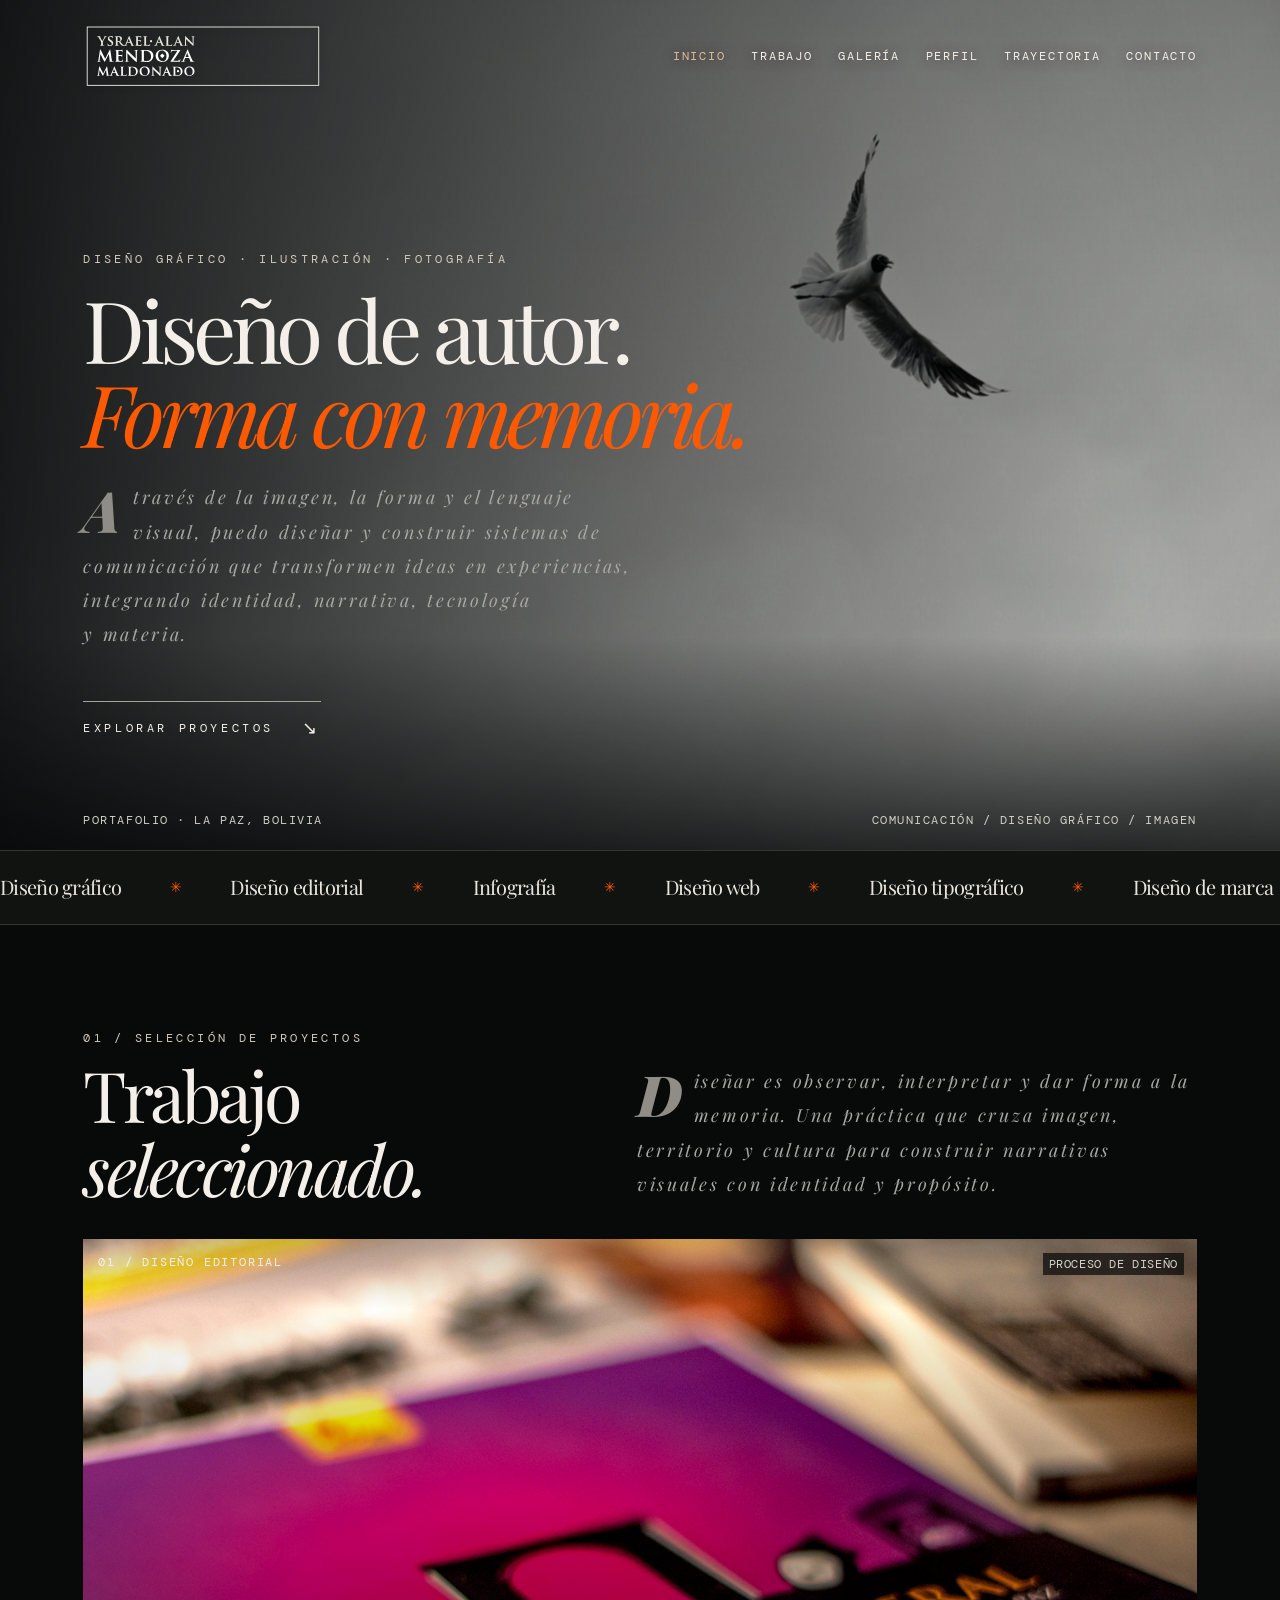
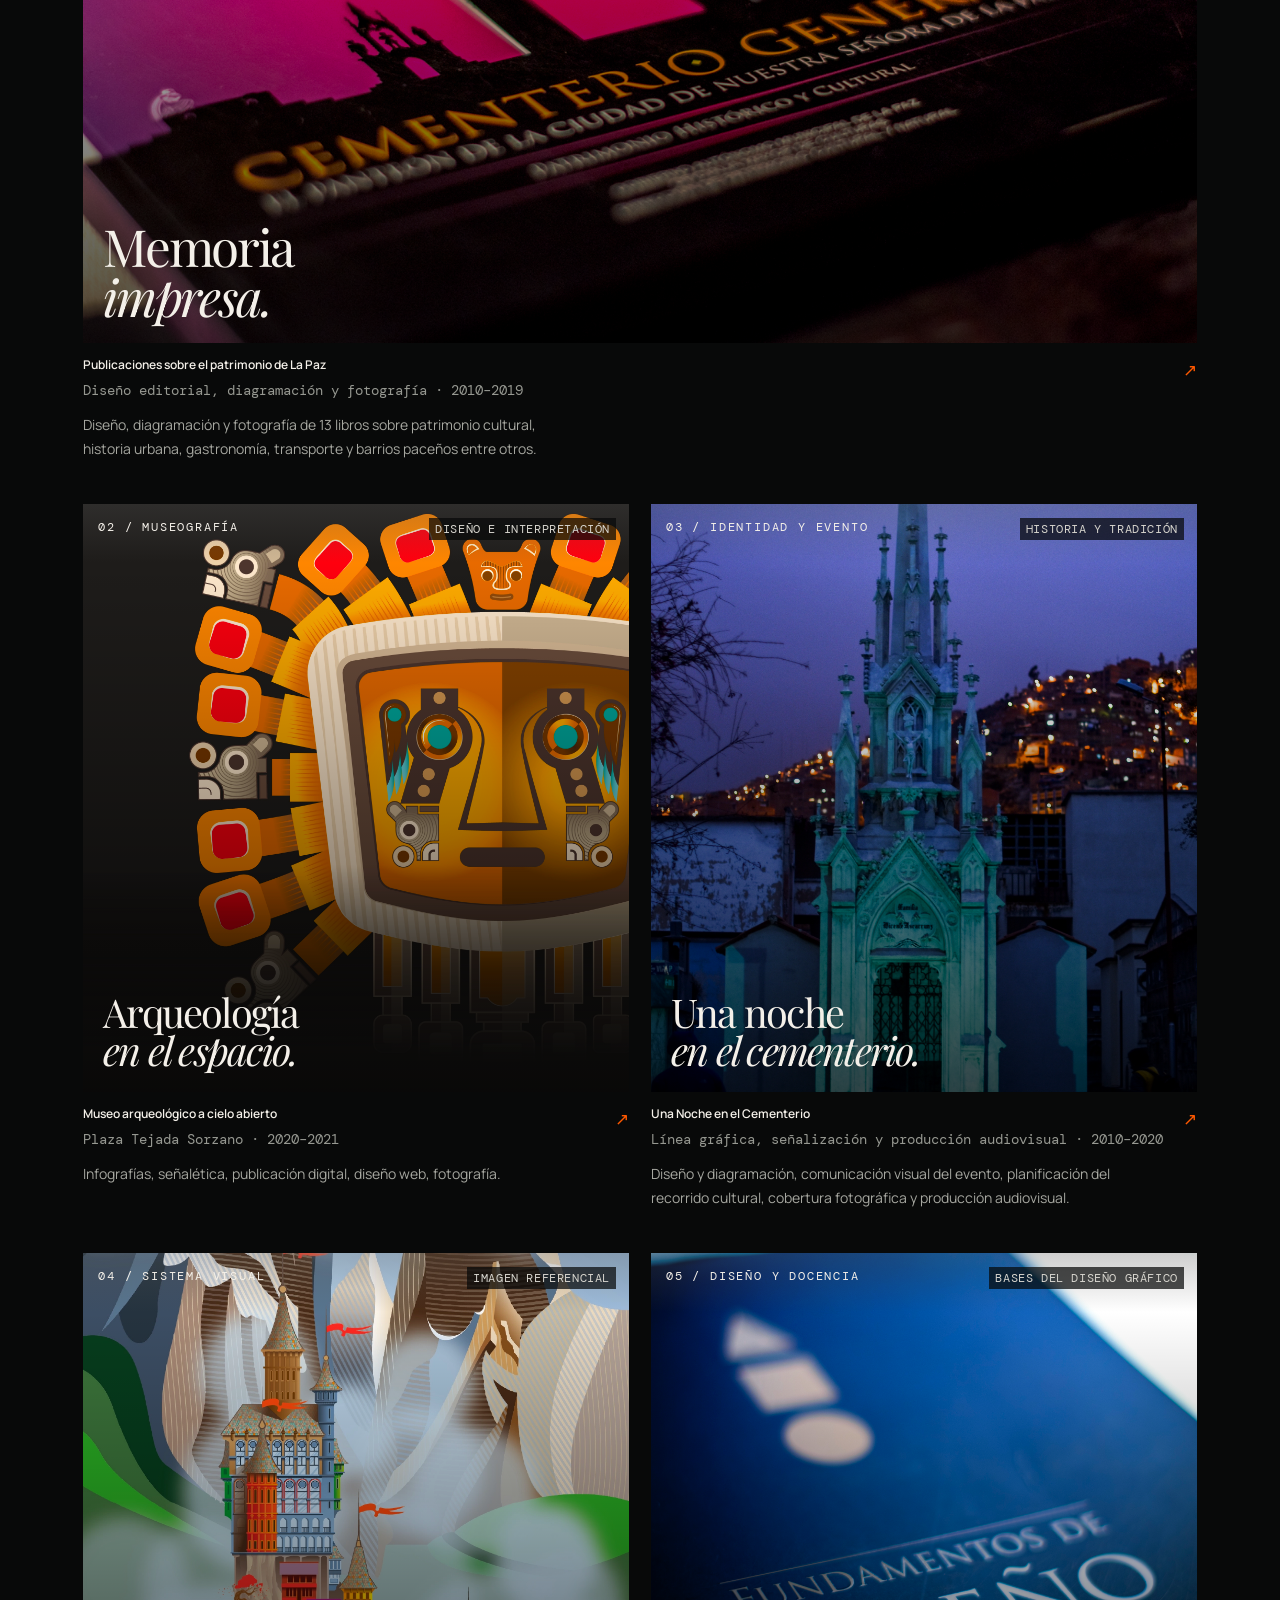
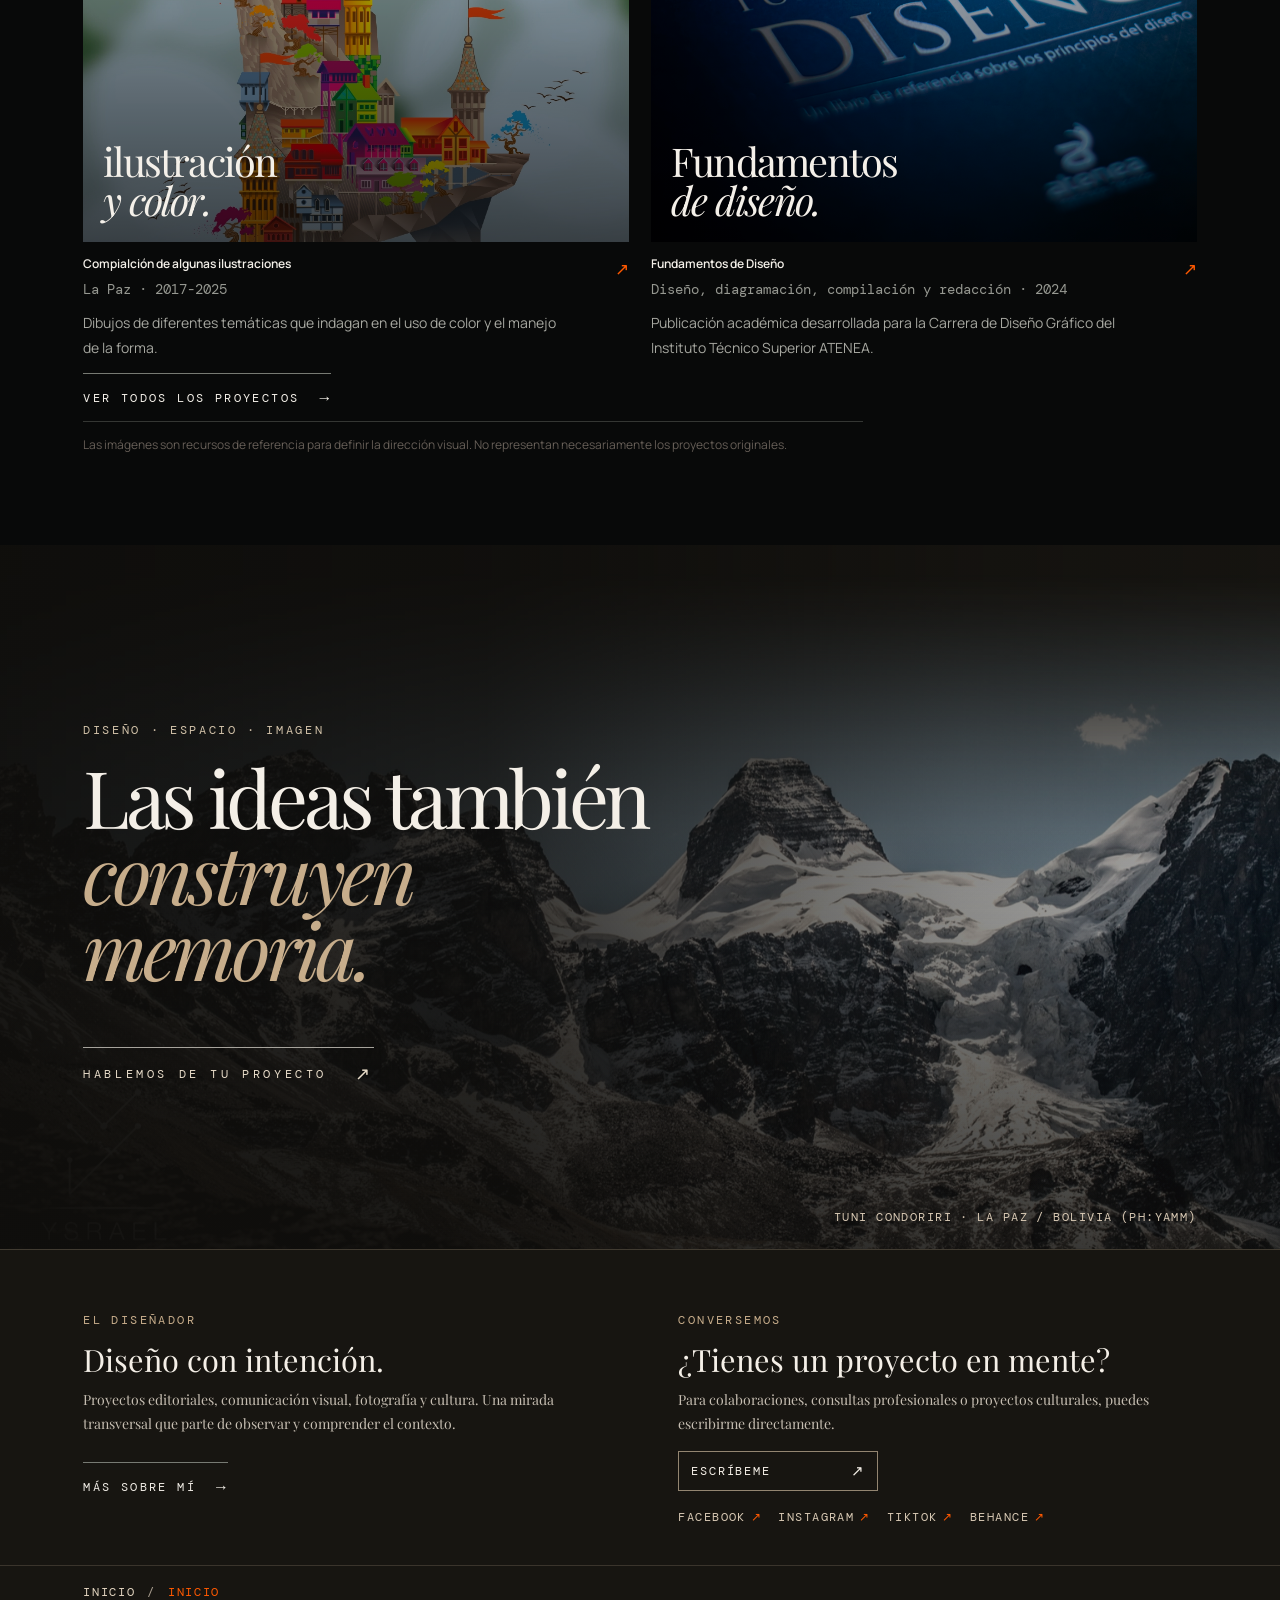
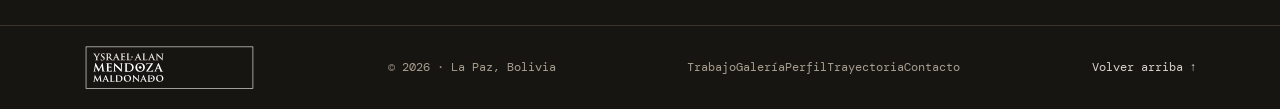
<file: index.html>
<!DOCTYPE html>
<html lang="es">
<head>
  <meta charset="UTF-8">
  <meta name="viewport" content="width=device-width, initial-scale=1.0">
  <meta name="description" content="Portafolio de Ysrael Mendoza Maldonado: diseño gráfico, arquitectura, fotografía, patrimonio y docencia.">
  <title>Ysrael Alan Mendoza Maldonado — Index</title>
  <link rel="preconnect" href="https://fonts.googleapis.com">
  <link rel="preconnect" href="https://fonts.gstatic.com" crossorigin>
  <link href="https://fonts.googleapis.com/css2?family=Cinzel:wght@400;500;600&family=DM+Mono:wght@400;500&family=Manrope:wght@400;500;600;700&family=Playfair+Display:ital,wght@0,400;0,500;0,600;1,400;1,500&display=swap" rel="stylesheet">
  <link rel="stylesheet" href="styles.css">
  <script src="script.js" defer></script>
</head>
<body>
  <header class="cabecera-sitio" id="inicio">
    <a class="marca marca-completa logotipo-marca" href="index.html" aria-label="Ysrael Alan Mendoza Maldonado, inicio"><img src="logo-ysrael.svg" alt="Ysrael Alan Mendoza Maldonado"></a>
    <button class="alternar-menu" aria-expanded="false" aria-controls="main-nav" aria-label="Abrir navegación"><span></span><span></span></button>
    <nav class="navegacion-principal" id="main-nav" aria-label="Navegación principal"><a href="index.html" aria-current="page">Inicio</a><a href="trabajo.html">Trabajo</a><a href="galeria.html">Galería</a><a href="perfil.html">Perfil</a><a href="trayectoria.html">Trayectoria</a><a href="contacto.html">Contacto</a></nav>
  </header>
  <main>
<!-- INICIO: imagen de apertura y mensaje profesional -->
    <section class="portada" aria-labelledby="hero-title">
      <div class="foto-portada"></div>
      <div class="sombra-portada"></div>
      <div class="contenido-portada">
        <p class="antetitulo">Diseño gráfico · Ilustración · Fotografía</p>
        
        <h1 id="hero-title" class="lema-portada portada-iconica">Diseño de autor.<br><em>Forma con memoria.</em></h1>
        <p class="introduccion-portada introduccion-mono-capital"><i>A través de la imagen, la forma y el lenguaje visual, puedo diseñar y construir sistemas de comunicación que transformen ideas en experiencias, integrando identidad, narrativa, tecnología y materia.</i></p>
        <a class="enlace-portada" href="trabajo.html"><span>Explorar proyectos</span><b>↘</b></a>
      </div>
      <div class="base-portada"><span>Portafolio · La Paz, Bolivia</span><span>Comunicación / Diseño gráfico / Imagen</span></div>
    </section>
<!-- CINTA INFINITA DE ESPECIALIDADES -->
    <section class="cinta-especialidades" aria-label="Especialidades profesionales">
      <div class="pista-cinta">
        <div class="grupo-cinta">
          <span>Diseño gráfico</span><i>✳</i><span>Diseño editorial</span><i>✳</i><span>Infografía</span><i>✳</i><span>Diseño web</span><i>✳</i><span>Diseño tipográfico</span><i>✳</i><span>Diseño de marca</span><i>✳</i><span>Ilustración</span><i>✳</i><span>Fotografía</span><i>✳</i><span>Edición de video</span><i>✳</i><span>Sistemas de impresión</span><i>✳</i>
        </div>
        <div class="grupo-cinta" aria-hidden="true">
          <span>Diseño gráfico</span><i>✳</i><span>Diseño editorial</span><i>✳</i><span>Infografía</span><i>✳</i><span>Diseño web</span><i>✳</i><span>Diseño tipográfico</span><i>✳</i><span>Diseño de marca</span><i>✳</i><span>Ilustración</span><i>✳</i><span>Fotografía</span><i>✳</i><span>Edición de video</span><i>✳</i><span>Sistemas de impresión</span><i>✳</i>
        </div>
      </div>
    </section>

<!-- TRABAJO: proyectos documentados en la hoja de vida. Las imágenes son referencias temporales. -->
    <section class="seccion-trabajo contenedor-seccion trabajo-inicio" id="trabajo">
      <div class="parte-superior-seccion">
        <div><p class="antetitulo">01 / Selección de proyectos</p><h2>Trabajo <em>seleccionado.</em></h2></div>
        <p class="introduccion-seccion introduccion-mono-capital"><i>Diseñar es observar, interpretar y dar forma a la memoria. Una práctica que cruza imagen, territorio y cultura para construir narrativas visuales con identidad y propósito.</i></p>
      </div>
      <!--<div class="filtros" role="group" aria-label="Filtrar proyectos">
        <button class="boton-filtro activo" data-filter="todos" aria-pressed="true">Todos <span>05</span></button>
        <button class="boton-filtro" data-filter="editorial" aria-pressed="false">Diseño editorial</button>
        <button class="boton-filtro" data-filter="infografia" aria-pressed="false">Infografía</button>
        <button class="boton-filtro" data-filter="marca" aria-pressed="false">Diseño de marca</button>
        <button class="boton-filtro" data-filter="video" aria-pressed="false">Edición de video</button>
        <button class="boton-filtro" data-filter="fotografia" aria-pressed="false">Fotografía</button>
      </div>-->
      <div class="rejilla-proyectos">
        <article class="tarjeta-proyecto proyecto-destacado" data-category="editorial fotografia">
          <a class="imagen-proyecto imagen-editorial" href="#proyecto-1" data-project-modal="0" aria-haspopup="dialog" aria-label="Leer reseña de publicaciones de patrimonio">
            <img src="imagenes/proyecto-1.jpeg" alt="Libros y material editorial, imagen referencial" loading="lazy">
            <span class="imagen-indice">01 / DISEÑO EDITORIAL</span><span class="imagen-nota">Proceso de diseño</span>
            <span class="titulo-imagen">Memoria<br><em>impresa.</em></span>
          </a>
          <div class="metadatos-proyecto"><div><h3>Publicaciones sobre el patrimonio de La Paz</h3><p>Diseño editorial, diagramación y fotografía · 2010–2019</p></div><span>↗</span></div>
          <p class="descripcion-proyecto">Diseño, diagramación y fotografía de 13 libros sobre patrimonio cultural, historia urbana, gastronomía, transporte y barrios paceños entre otros.</p>
        </article>
        <article class="tarjeta-proyecto" data-category="infografia marca">
          <a class="imagen-proyecto imagen-museo" href="#proyecto-2" data-project-modal="1" aria-haspopup="dialog" aria-label="Leer reseña del museo arqueológico a cielo abierto">
            <img src="imagenes/Arqueologia_espacio2.webp" alt="Arquitectura de piedra, imagen referencial" loading="lazy">
            <span class="imagen-indice">02 / MUSEOGRAFÍA</span><span class="imagen-nota">Diseño e interpretación</span>
            <span class="titulo-imagen">Arqueología<br><em>en el espacio.</em></span>
          </a>
          <div class="metadatos-proyecto"><div><h3>Museo arqueológico a cielo abierto</h3><p>Plaza Tejada Sorzano · 2020–2021</p></div><span>↗</span></div>
          <p class="descripcion-proyecto">Infografías, señalética, publicación digital, diseño web, fotografía.</p>
        </article>
        <article class="tarjeta-proyecto" data-category="visual patrimonio">
          <a class="imagen-proyecto imagen-noche" href="#proyecto-3" data-project-modal="2" aria-haspopup="dialog" aria-label="Leer reseña de Una Noche en el Cementerio">
            <img src="imagenes/Noche_cementerio.webp" alt="Arquitectura histórica al atardecer, imagen referencial" loading="lazy">
            <span class="imagen-indice">03 / IDENTIDAD Y EVENTO</span><span class="imagen-nota">Historia y tradición</span>
            <span class="titulo-imagen">Una noche<br><em>en el cementerio.</em></span>
          </a>
          <div class="metadatos-proyecto"><div><h3>Una Noche en el Cementerio</h3><p>Línea gráfica, señalización y producción audiovisual · 2010–2020</p></div><span>↗</span></div>
          <p class="descripcion-proyecto">Diseño y diagramación, comunicación visual del evento, planificación del recorrido cultural, cobertura fotográfica y producción audiovisual.</p>
        </article>
        <article class="tarjeta-proyecto" data-category="visual patrimonio">
          <a class="imagen-proyecto imagen-urbana" href="#proyecto-4" data-project-modal="3" aria-haspopup="dialog" aria-label="Leer reseña del manual de publicidad urbana">
            <img src="imagenes/Ilustración.webp" alt="Vista urbana y edificios, imagen referencial" loading="lazy">
            <span class="imagen-indice">04 / SISTEMA VISUAL</span><span class="imagen-nota">Imagen referencial</span>
            <span class="titulo-imagen">ilustración<br><em>y  color.</em></span>
          </a>
          <div class="metadatos-proyecto"><div><h3>Compialción de algunas ilustraciones</h3><p>La Paz · 2017-2025</p></div><span>↗</span></div>
          <p class="descripcion-proyecto">Dibujos de diferentes temáticas que indagan en el uso de color y el manejo de la forma.</p>
        </article>
        <article class="tarjeta-proyecto" data-category="editorial docencia">
          <a class="imagen-proyecto imagen-fundamentos" href="#proyecto-5" data-project-modal="4" aria-haspopup="dialog" aria-label="Leer reseña del libro Fundamentos de Diseño">
            <img src="imagenes/Fundamentos_diseño.webp" alt="Cuaderno de trabajo y escritura, imagen referencial" loading="lazy">
            <span class="imagen-indice">05 / DISEÑO Y DOCENCIA</span><span class="imagen-nota">Bases del diseño gráfico</span>
            <span class="titulo-imagen">Fundamentos<br><em>de diseño.</em></span>
          </a>
          <div class="metadatos-proyecto"><div><h3>Fundamentos de Diseño</h3><p>Diseño, diagramación, compilación y redacción · 2024</p></div><span>↗</span></div>
          <p class="descripcion-proyecto">Publicación académica desarrollada para la Carrera de Diseño Gráfico del Instituto Técnico Superior ATENEA.</p>
        </article>
      </div>
      <p class="enlace-todos-proyectos"><a class="enlace-texto" href="trabajo.html">Ver todos los proyectos <span>→</span></a></p>
      <p class="nota-pie-seccion">Las imágenes son recursos de referencia para definir la dirección visual. No representan necesariamente los proyectos originales.</p>
    </section>
    <!-- FOOTER VISUAL: imagen panorámica a todo el ancho -->
    <section class="panorama-pie-pagina" aria-label="Cierre visual del portafolio">
      <img src="imagenes/Footer2.webp" alt="Composición arquitectónica panorámica, imagen referencial" loading="lazy">
      <div class="velo-panorama-pie"></div>
      <div class="contenido-panorama-pie">
        <p class="antetitulo">Diseño · Espacio · Imagen</p>
        <h2>Las ideas también<br><em>construyen memoria.</em></h2>
        <a href="contacto.html" class="enlace-portada"><span>Hablemos de tu proyecto</span><b>↗</b></a>
      </div>
      <span class="pie-foto-pie-pagina">Tuni Condoriri · La Paz / Bolivia (PH:YAMM)</span>
    </section>
    <section class="seccion-contacto" id="contacto">
      <div class="acerca-contacto"><p class="antetitulo">El diseñador</p><h3>Diseño con intención.</h3><p>Proyectos editoriales, comunicación visual, fotografía y cultura. Una mirada transversal que parte de observar y comprender el contexto.</p><a href="perfil.html" class="enlace-texto">Más sobre mí <span>→</span></a></div>
      <div class="llamada-contacto"><p class="antetitulo">Conversemos</p><h3>¿Tienes un proyecto en mente?</h3><p>Para colaboraciones, consultas profesionales o proyectos culturales, puedes escribirme directamente.</p><a class="boton-contacto" href="mailto:yalan.mendoza@gmail.com">Escríbeme <span>↗</span></a><div class="enlaces-sociales" aria-label="Redes sociales">
  <a href="https://www.facebook.com/ys198113" target="_blank" rel="noreferrer" aria-label="Facebook">Facebook <span aria-hidden="true">↗</span></a>
  <a href="https://www.instagram.com/ysraelalan/" target="_blank" rel="noreferrer" aria-label="Instagram">Instagram <span aria-hidden="true">↗</span></a>
  <a href="https://www.tiktok.com/@ysraelalan" target="_blank" rel="noreferrer" aria-label="TikTok">TikTok <span aria-hidden="true">↗</span></a>
  <a href="https://www.behance.net/ysraelmendoza" target="_blank" rel="noreferrer" aria-label="Behance">Behance <span aria-hidden="true">↗</span></a>
</div></div>
    </section>
    <nav class="migas-pan" aria-label="Miga de pan">
    <a href="index.html">Inicio</a><span aria-hidden="true">/</span><span aria-current="page">Inicio</span>
  </nav>
    <footer class="pie-pagina"><a class="logotipo-pie-pagina" href="index.html" aria-label="Ysrael Alan Mendoza Maldonado, inicio"><img src="logo-ysrael-blanco.svg" alt="Ysrael Alan Mendoza Maldonado"></a><span>© <span id="current-year">2026</span> · La Paz, Bolivia</span><nav aria-label="Enlaces del pie de página"><a href="trabajo.html">Trabajo</a><a href="galeria.html">Galería</a><a href="perfil.html">Perfil</a><a href="trayectoria.html">Trayectoria</a><a href="contacto.html">Contacto</a></nav><a href="#inicio">Volver arriba ↑</a></footer>

    <div class="ventana-resena-proyecto" id="project-review-modal" hidden aria-hidden="true">
      <button class="fondo-resena-proyecto" type="button" data-review-close aria-label="Cerrar reseña"></button>
      <section class="panel-resena-proyecto" role="dialog" aria-modal="true" aria-labelledby="review-title" aria-describedby="review-body" tabindex="-1">
        <button class="cerrar-resena-proyecto" type="button" data-review-close aria-label="Cerrar ventana">×</button>
        <div class="galeria-resena-proyecto" aria-label="Galería de imágenes del proyecto">
          <div class="foto-resena-proyecto" role="img" aria-label="Imagen 1 del proyecto"></div>
          <button class="control-galeria-resena anterior-galeria-resena" type="button" aria-label="Imagen anterior">‹</button>
          <button class="control-galeria-resena siguiente-galeria-resena" type="button" aria-label="Imagen siguiente">›</button>
          <div class="contador-galeria-resena" aria-live="polite">01 / 06</div>
          <div class="indicadores-galeria-resena" aria-label="Elegir imagen"></div>
        </div>
        <article class="papel-resena-proyecto">
          <p class="antetitulo-resena-proyecto" id="review-kicker">RESEÑA DE PROYECTO · 01</p>
          <h2 id="review-title">Memoria impresa</h2>
          <p class="subtitulo-resena-proyecto" id="review-subtitle"></p>
          <div class="linea-resena-proyecto"></div>
          <p id="review-body"></p>
          <div class="base-resena-proyecto"><span id="review-year"></span><span class="estrella-resena" aria-hidden="true">✦</span></div>
        </article>
      </section>
    </div>
  </main>
</body>
</html>
</file>
<file: styles.css>
/* Portafolio YM: dirección editorial oscura inspirada en la referencia. */
:root {
  --bg: #080909;
  --panel: #101211;
  --ink: #f4f0e9;
  --muted: #a7a8a3;
  --line: #343633;
  --accent: #ff5900;
  --serif: "Playfair Display", Georgia, serif;
  --sans: "Manrope", Arial, sans-serif;
  --mono: "DM Mono", monospace;
  --gutter: clamp(22px, 5.2vw, 82px);
}
* { box-sizing: border-box; }
html { scroll-behavior: smooth; scroll-padding-top: 82px; }
body { margin: 0; background: var(--bg); color: var(--ink); font: 13px/1.7 var(--sans); }
a { color: inherit; text-decoration: none; }
button { font: inherit; }
::selection { background: var(--ink); color: var(--bg); }
.contenedor-seccion { padding-left: var(--gutter); padding-right: var(--gutter); }
.cabecera-sitio { position: absolute; z-index: 20; top: 0; left: 0; right: 0; min-height: 84px; padding: 0 var(--gutter); display: flex; align-items: center; justify-content: space-between; gap: 30px; color: var(--ink); }
.marca { font: 12px var(--serif); letter-spacing: .28em; white-space: nowrap; }
.marca span { color: #c8c5be; }
.navegacion-principal { display: flex; align-items: center; gap: clamp(22px, 4vw, 55px); }
.navegacion-principal a { font: 12px var(--mono); text-transform: uppercase; letter-spacing: .18em; color: #e3e0da; }
.navegacion-principal a:hover, .enlaces-sociales a:hover { color: var(--accent); }
.alternar-menu { display: none; background: none; border: 0; padding: 8px; }
.alternar-menu span { display: block; width: 23px; height: 1px; background: var(--ink); margin: 5px; }
.portada { min-height: min(850px, 100svh); height: 820px; max-height: 1000px; position: relative; display: flex; align-items: center; padding: 90px var(--gutter) 85px; overflow: hidden; }
.foto-portada, .sombra-portada { position: absolute; inset: 0; }
.foto-portada { background: url("imagenes/Foto_portada.jpg") center 46%/cover no-repeat; filter: saturate(.48); transform: scale(1.015); }
.sombra-portada { background: linear-gradient(90deg, rgba(4,6,7,.88) 0%, rgba(4,6,7,.58) 39%, rgba(4,6,7,.06) 100%), linear-gradient(0deg, rgba(4,6,7,.76), transparent 25%, rgba(4,6,7,.23)); }
.contenido-portada { position: relative; z-index: 1; max-width: 690px; padding-top: 22px; }
.antetitulo { color: #d4c9b9; font: 12px var(--mono); text-transform: uppercase; letter-spacing: .28em; margin: 0 0 20px; }
h1, h2, h3, p { margin-top: 0; }
h1 { font: 400 clamp(56px, 8vw, 108px)/.91 var(--serif); letter-spacing: -.85em; margin: 0 0 28px; }
h1 em, h2 em, .titulo-imagen em { font-weight: 400; }
.introduccion-portada { max-width: 390px; color: #ddc059; font: 18px/2 var(--serif);letter-spacing: .13em;}
.enlace-portada { display: inline-flex; align-items: center; gap: 28px; margin-top: 32px; padding-top: 14px; border-top: 1px solid #a6a39c; font: 12px var(--mono); text-transform: uppercase; letter-spacing: .3em; }
.enlace-portada b { font-size: 18px; font-weight: 400; transition: transform .2s; }
.enlace-portada:hover b { transform: translate(4px, 4px); }
.base-portada { position: absolute; z-index: 1; bottom: 22px; left: var(--gutter); right: var(--gutter); display: flex; justify-content: space-between; gap: 20px; color: #d1cec7; font: 12px var(--mono); text-transform: uppercase; letter-spacing: .13em; }
.seccion-trabajo { padding-top: 105px; padding-bottom: 90px; }
.parte-superior-seccion { display: flex; justify-content: space-between; align-items: end; gap: 35px; margin-bottom: 34px; }
.parte-superior-seccion .antetitulo { margin-bottom: 12px; }
h2 { font: 400 clamp(38px, 5.6vw, 70px)/1.05 var(--serif); letter-spacing: -.05em; margin-bottom: 0; }
.introduccion-seccion { max-width: 365px; color: var(--muted); font-size: 12px; line-height: 1.85; margin-bottom: 4px; }
.filtros { display: flex; flex-wrap: wrap; gap: 8px 23px; border-top: 1px solid var(--line); border-bottom: 1px solid var(--line); padding: 13px 0; margin-bottom: 25px; }
.boton-filtro { color: #a8aaa4; border: 0; border-bottom: 1px solid transparent; background: none; padding: 5px 0; cursor: pointer; font: 12px var(--mono); }
.boton-filtro span { color: #7c7f78; margin-left: 5px; }
.boton-filtro:hover, .boton-filtro.activo { color: var(--ink); border-bottom-color: var(--accent); }
.rejilla-proyectos { display: grid; grid-template-columns: repeat(3, minmax(0, 1fr)); gap: 34px 16px; align-items: start; }
.tarjeta-proyecto { min-width: 0; }
.proyecto-destacado { grid-column: span 2; }
.imagen-proyecto { display: block; height: clamp(310px, 38vw, 490px); position: relative; overflow: hidden; background: #202320; isolation: isolate; }
.proyecto-destacado .imagen-proyecto { height: clamp(380px, 48vw, 590px); }
.imagen-proyecto::after { content: ""; position: absolute; inset: 0; z-index: 0; background: linear-gradient(0deg, rgba(0,0,0,.7), transparent 90%, rgba(87, 87, 87, 0.29)); }
.imagen-proyecto img { position: absolute; z-index: -1; inset: 0; width: 100%; height: 100%; object-fit: cover; filter: saturate(1.2); transition: transform .7s cubic-bezier(.2,.7,.2,1), filter .5s; }
.imagen-proyecto:hover img { transform: scale(1.045); filter: saturate(.85); }
.imagen-indice, .imagen-nota, .titulo-imagen { position: absolute; z-index: 1; }
.imagen-indice { top: 15px; left: 15px; font: 12px var(--mono); letter-spacing: .15em; }
.imagen-nota { top: 14px; right: 13px; padding: 3px 6px; background: #080909b8; color: #d6d4cd; font: 12px var(--mono); letter-spacing: .05em; text-transform: uppercase; }
.titulo-imagen { left: 20px; right: 15px; bottom: 22px; font: 400 clamp(30px, 4vw, 54px)/.98 var(--serif); letter-spacing: -.045em; }
.tarjeta-proyecto:not(.proyecto-destacado) .titulo-imagen { font-size: clamp(27px, 3.1vw, 42px); }
.metadatos-proyecto { display: flex; justify-content: space-between; gap: 12px; padding-top: 13px; }
.metadatos-proyecto h3 { font-size: 12px; font-weight: 600; line-height: 1.5; margin: 0 0 4px; }
.metadatos-proyecto p { color: #969891; font: 12px/1.7 var(--mono); margin: 0; }
.metadatos-proyecto > span { font-size: 17px; color: var(--accent); }
.descripcion-proyecto { max-width: 480px; color: #a6a7a0; font-size: 12px; line-height: 1.8; margin: 10px 0 0; }
.tarjeta-proyecto[hidden] { display: none; }
.nota-pie-seccion { border-top: 1px solid var(--line); padding-top: 13px; margin: 45px 0 0; color: #82847e; font: 12px/1.8 var(--mono); }
.seccion-perfil { display: grid; grid-template-columns: 1fr 1fr; min-height: 560px; background: var(--panel); }
.imagen-perfil { min-height: 540px; position: relative; overflow: hidden; }
.imagen-perfil img { width: 100%; height: 100%; position: absolute; inset: 0; object-fit: cover; filter: grayscale(1) brightness(.72); }
.imagen-perfil::after { content:""; position:absolute; inset:0; background:linear-gradient(0deg,#0809098a,transparent 55%); }
.imagen-perfil span { position:absolute; z-index:1; bottom:22px; left:var(--gutter); font:12px var(--mono); letter-spacing:.2em; }
.texto-perfil { align-self: center; padding: 70px clamp(28px, 7vw, 105px); }
.texto-perfil h2 { margin-bottom: 25px; }
.texto-perfil > p:not(.antetitulo) { color: #b1b2ac; font: 12px/1.9 var(--serif); max-width: 480px; }
.enlace-texto { display: inline-flex; align-items: center; gap: 20px; border-top: 1px solid #777a73; padding-top: 13px; margin-top: 13px; font: 12px var(--mono); text-transform: uppercase; letter-spacing: .2em; }
.enlace-texto span { font-size: 16px; }
.seccion-trayectoria { padding-top: 105px; padding-bottom: 90px; }
.linea-tiempo { border-top: 1px solid var(--line); margin-top: 50px; }
.linea-tiempo article { display: grid; grid-template-columns: .65fr 1.35fr; gap: 28px; padding: 22px 0; border-bottom: 1px solid var(--line); }
.fecha-linea-tiempo { color: #c9b8a2; font: 12px var(--mono); letter-spacing: .08em; padding-top: 5px; }
.linea-tiempo h3 { font: 400 19px var(--serif); margin: 0 0 5px; }
.linea-tiempo p { font-size: 12px; margin: 0 0 4px; color: #d0cec7; }
.linea-tiempo small { display: block; max-width: 610px; color: #92948d; font-size: 12px; line-height: 1.8; }
.credenciales { display: grid; grid-template-columns: .7fr 1.3fr; gap: 30px; padding: 30px; margin-top: 38px; background: #121412; }
.credenciales .antetitulo { margin-bottom: 12px; }
.credenciales h3 { font: 400 29px/1.1 var(--serif); margin: 0; }
.credenciales > p { color: #a7a8a1; font-size: 12px; line-height: 1.9; margin: 0; align-self: center; }
.programas { margin-top: 42px; }
.programas .antetitulo { display: block; margin-bottom: 16px; }
.lista-programas { display: flex; flex-wrap: wrap; gap: 8px; }
.lista-programas span { border: 1px solid #41443f; color: #c4c5be; padding: 7px 10px; font: 12px var(--mono); }
.seccion-contacto { display: grid; grid-template-columns: .7fr 1fr 1fr; gap: clamp(25px, 5vw, 75px); padding: 35px var(--gutter) 45px; border-top: 1px solid var(--line); background: #050606; }
.contact-photo { min-height: 180px; position: relative; overflow: hidden; }
.contact-photo img { position:absolute; inset:0; width:100%; height:100%; object-fit:cover; filter:grayscale(1) brightness(.65); }
.acerca-contacto, .llamada-contacto { padding: 10px 0; }
.seccion-contacto .antetitulo { font-size: 12px; margin-bottom: 15px; }
.seccion-contacto h3 { font: 400 22px/1.2 var(--serif); margin: 0 0 12px; }
.seccion-contacto p:not(.antetitulo) { color: #a1a29b; font: 12px/1.8 var(--serif); }
.boton-contacto { display: flex; justify-content: space-between; align-items: center; max-width: 200px; border: 1px solid #8a8b84; padding: 9px 12px; margin: 16px 0; font: 12px var(--mono); text-transform: uppercase; letter-spacing: .15em; }
.boton-contacto span { font-size: 15px; }
.enlaces-sociales { display: flex; flex-wrap: wrap; gap: 14px; color: #b8b9b2; font: 12px var(--mono); }
.pie-pagina { display: flex; justify-content: space-between; align-items: center; gap: 20px; padding: 18px var(--gutter); border-top: 1px solid #252724; color: #81837c; font: 12px var(--mono); }
.pie-pagina .marca { color: var(--ink); font-size: 12px; }
.pie-pagina > a:last-child { color: #d5d2ca; }
@media (min-width: 1500px) {
  .contenedor-seccion { padding-left: max(var(--gutter), calc((100vw - 1380px)/2)); padding-right: max(var(--gutter), calc((100vw - 1380px)/2)); }
}
@media (max-width: 850px) {
  .rejilla-proyectos { grid-template-columns: repeat(2, minmax(0,1fr)); }
  .proyecto-destacado { grid-column: span 2; }
  .texto-perfil { padding: 55px 32px; }
  .seccion-contacto { grid-template-columns: .7fr 1fr 1fr; gap: 22px; }
}
@media (max-width: 620px) {
  .cabecera-sitio { min-height: 68px; }
  .alternar-menu { display: block; cursor: pointer; }
  .navegacion-principal { display: none; position: absolute; top: 68px; left: 0; right: 0; background: #090a0a; padding: 22px var(--gutter); border-bottom: 1px solid var(--line); flex-direction: column; align-items: flex-start; gap: 20px; }
  .navegacion-principal.abierto { display: flex; }
  .navegacion-principal a { font-size: 12px; }
  .portada { height: 760px; min-height: 92svh; padding-top: 90px; }
  .foto-portada { background-position: -63vh center; }
  .sombra-portada { background: linear-gradient(90deg,rgba(4,6,7,.78),rgba(4,6,7,.24)),linear-gradient(0deg,rgba(4,6,7,.8),transparent 60%); }
  h1 { font-size: clamp(54px, 15vw, 82px); }
  .introduccion-portada { max-width: 310px; }
  .base-portada { font-size: 12px; }
  .base-portada span:last-child { display: none; }
  .seccion-trabajo, .seccion-trayectoria { padding-top: 72px; padding-bottom: 70px; }
  .parte-superior-seccion { display: block; }
  .introduccion-seccion { margin-top: 18px; }
  .filtros { gap: 6px 15px; }
  .rejilla-proyectos { grid-template-columns: 1fr; gap: 32px; }
  .proyecto-destacado { grid-column: auto; }
  .proyecto-destacado .imagen-proyecto, .imagen-proyecto { height: min(105vw, 470px); }
  .seccion-perfil { grid-template-columns: 1fr; }
  .imagen-perfil { min-height: 320px; }
  .texto-perfil { padding: 48px var(--gutter) 55px; }
  .linea-tiempo { margin-top: 32px; }
  .linea-tiempo article { grid-template-columns: 1fr; gap: 8px; padding: 19px 0; }
  .credenciales { grid-template-columns: 1fr; padding: 24px; gap: 18px; }
  .seccion-contacto { grid-template-columns: 1fr 1fr; padding-top: 26px; gap: 22px; }
  .contact-photo { grid-column: 1 / -1; min-height: 200px; }
  .acerca-contacto, .llamada-contacto { padding-top: 5px; }
  .seccion-contacto h3 { font-size: 19px; }
  .pie-pagina { flex-wrap: wrap; }
}
@media (prefers-reduced-motion: reduce) {
  html { scroll-behavior: auto; }
  *, *::before, *::after { transition-duration: .01ms !important; animation-duration: .01ms !important; }
}


/* Ruta de navegación: discreta, persistente y adaptada a las secciones. */
.migas-pan {
  position: absolute;
  z-index: 10;
  top: 84px;
  left: var(--gutter);
  display: flex;
  align-items: center;
  gap: 10px;
  color: #b2b3ad;
  font: 12px var(--mono);
  text-transform: uppercase;
  letter-spacing: .14em;
  pointer-events: none;
}
.migas-pan a { pointer-events: auto; color: #dedbd4; }
.migas-pan a:hover { color: var(--accent); }
.migas-pan [aria-current="page"] { color: var(--accent); }

/* Cinta continua de especialidades. Se pausa al pasar el cursor o recibir el foco. */
.cinta-especialidades {
  overflow: hidden;
  padding: 23px 0 25px;
  border-top: 1px solid var(--line);
  border-bottom: 1px solid var(--line);
  background: #111311;
}
.pista-cinta {
  display: flex;
  width: max-content;
  animation: specialties-scroll 70s linear infinite;
}
.grupo-cinta {
  display: flex;
  flex: 0 0 auto;
  align-items: center;
  gap: clamp(22px, 3.8vw, 58px);
  padding-right: clamp(22px, 3.8vw, 58px);
  white-space: nowrap;
}
.grupo-cinta span {
  font: 400 20px/1.25 var(--serif);
  letter-spacing: -.035em;
  color: #e8e4dc;
}
.grupo-cinta i {
  color: var(--accent);
  font-style: normal;
  font-size: 14px;
}
.cinta-especialidades:hover .pista-cinta,
.cinta-especialidades:focus-within .pista-cinta { animation-play-state: paused; }
@keyframes specialties-scroll {
  from { transform: translateX(0); }
  to { transform: translateX(-50%); }
}

/* Imagen panorámica a todo lo ancho del pie de página. */
.panorama-pie-pagina {
  min-height: clamp(390px, 53vw, 690px);
  position: relative;
  overflow: hidden;
  display: flex;
  align-items: center;
  padding: 70px var(--gutter);
  isolation: isolate;
}
.panorama-pie-pagina > img {
  position: absolute;
  z-index: -2;
  inset: 0;
  width: 100%;
  height: 100%;
  object-fit: cover;
  object-position: center 48%;
  filter: grayscale(.55) brightness(.67);
}
.velo-panorama-pie {
  position: absolute;
  z-index: -1;
  inset: 0;
  background: linear-gradient(90deg, rgba(4,5,5,.82) 0%, rgba(4,5,5,.36) 55%, rgba(4,5,5,.08) 100%),
              linear-gradient(0deg, rgba(4,5,5,.6), transparent 55%);
}
.contenido-panorama-pie { max-width: 760px; }
.contenido-panorama-pie h2 { font-size: clamp(43px, 7vw, 92px); margin-bottom: 20px; }
.pie-foto-pie-pagina {
  position: absolute;
  right: var(--gutter);
  bottom: 20px;
  color: #d0cec7;
  font: 12px var(--mono);
  text-transform: uppercase;
  letter-spacing: .12em;
}
@media (max-width: 620px) {
  .migas-pan { top: 76px; font-size: 12px; }
  .contenido-portada { padding-top: 44px; }
  .cinta-especialidades { padding: 14px 0; }
  .pista-cinta { animation-duration: 70s; }
  .panorama-pie-pagina { min-height: 480px; padding-top: 65px; padding-bottom: 65px; }
  .panorama-pie-pagina > img { object-position: 58% center; }
  .velo-panorama-pie { background: linear-gradient(90deg,rgba(4,5,5,.76),rgba(4,5,5,.2)),linear-gradient(0deg,rgba(4,5,5,.58),transparent 65%); }
  .pie-foto-pie-pagina { left: var(--gutter); right: var(--gutter); line-height: 1.6; }
}
@media (prefers-reduced-motion: reduce) {
  .pista-cinta { animation: none; }
  .grupo-cinta[aria-hidden="true"] { display: none; }
}

/* Página Trabajo: especialidades conceptuales y galerías emergentes. */
.introduccion-pagina-trabajo { padding-bottom: 60px; }
.seccion-especialidades { padding-top: 25px; padding-bottom: 105px; }
.seccion-especialidades .parte-superior-seccion { margin-bottom: 30px; }
.seccion-especialidades .filtros { gap: 8px 18px; margin-bottom: 28px; }
.rejilla-especialidades { display: grid; grid-template-columns: repeat(3, minmax(0, 1fr)); gap: 34px 17px; align-items: start; }
.tarjeta-especialidad { min-width: 0; }
.abrir-especialidad { display: block; width: 100%; padding: 0; border: 0; text-align: left; background: none; color: inherit; cursor: pointer; }
.portada-especialidad { display: block; position: relative; height: clamp(280px, 31vw, 430px); overflow: hidden; background: #242624; isolation: isolate; }
.portada-especialidad::after { content: ""; position: absolute; inset: 0; z-index: 0; background: linear-gradient(0deg, rgba(0,0,0,.8), transparent 65%), linear-gradient(180deg, rgba(0,0,0,.25), transparent 35%); }
.portada-especialidad img { position: absolute; z-index: -1; inset: 0; width: 100%; height: 100%; object-fit: cover; filter: saturate(.55) brightness(.78); transition: transform .65s ease, filter .4s ease; }
.abrir-especialidad:hover .portada-especialidad img, .abrir-especialidad:focus-visible .portada-especialidad img { transform: scale(1.045); filter: saturate(.82) brightness(.88); }
.numero-portada { position: absolute; z-index: 1; top: 15px; left: 15px; color: #f0ece5; font: 12px var(--mono); letter-spacing: .15em; }
.flecha-portada { position: absolute; z-index: 1; right: 16px; top: 12px; font-size: 19px; }
.concepto-portada { position: absolute; z-index: 1; left: 18px; right: 15px; bottom: 19px; font: 400 clamp(27px, 3.3vw, 43px)/1 var(--serif); letter-spacing: -.045em; }
.metadatos-tarjeta-especialidad { display: flex; flex-direction: column; align-items: flex-start; padding-top: 13px; }
.titulo-especialidad { font: 400 21px/1.3 var(--serif); letter-spacing: -.025em; }
.nombre-especialidad { margin-top: 1px; color: #aaa9a1; font: 12px var(--mono); letter-spacing: .08em; }
.descripcion-especialidad { margin-top: 9px; color: #a0a29b; font-size: 12px; line-height: 1.8; }
.indicacion-abrir { width: 100%; display: flex; justify-content: space-between; align-items: center; margin-top: 15px; padding-top: 10px; border-top: 1px solid var(--line); color: #d6d2c9; font: 12px var(--mono); letter-spacing: .08em; text-transform: uppercase; }
.indicacion-abrir b { color: var(--accent); font-size: 15px; font-weight: 400; }
.tarjeta-especialidad[hidden] { display: none; }

/* Ventana emergente / galería superpuesta */
body.gallery-open { overflow: hidden; }
.ventana-galeria { position: fixed; z-index: 100; inset: 0; display: grid; place-items: center; padding: clamp(10px, 3vw, 34px); }
.ventana-galeria[hidden] { display: none; }
.fondo-galeria { position: absolute; inset: 0; background: rgba(0,0,0,.88); backdrop-filter: blur(12px); }
.dialogo-galeria { position: relative; z-index: 1; width: min(1120px, 100%); max-height: min(92vh, 1000px); overflow: auto; padding: clamp(20px, 3vw, 38px); background: #111311; border: 1px solid #393b36; box-shadow: 0 25px 90px #0009; }
.cerrar-galeria { position: absolute; z-index: 2; right: 17px; top: 12px; border: 0; background: transparent; color: var(--ink); font: 32px/1 var(--sans); cursor: pointer; padding: 4px 8px; }
.cabecera-galeria { padding-right: 45px; margin-bottom: 20px; }
.cabecera-galeria .antetitulo { margin-bottom: 9px; }
.cabecera-galeria h2 { font-size: clamp(30px, 4vw, 49px); }
.etiqueta-especialidad-galeria { color: #a7a8a1; font: 12px var(--mono); letter-spacing: .1em; margin: 8px 0 0; }
.principal-galeria { display: grid; grid-template-columns: 42px minmax(0,1fr) 42px; gap: 12px; align-items: center; }
.navegacion-galeria { width: 42px; height: 42px; border: 1px solid #50534b; color: var(--ink); background: #191b19; font-size: 20px; cursor: pointer; }
.navegacion-galeria:hover { background: #2a2d28; }
.figura-galeria { margin: 0; min-width: 0; position: relative; background: #080909; }
.figura-galeria img { display: block; width: 100%; height: clamp(240px, 48vh, 530px); object-fit: cover; filter: saturate(.65); }
.figura-galeria figcaption { display: flex; justify-content: space-between; gap: 12px; padding: 8px 11px; color: #b1b2ab; font: 12px var(--mono); }
.etiqueta-imagen-referencial { color: var(--accent); text-transform: uppercase; letter-spacing: .08em; }
.pie-galeria { display: grid; grid-template-columns: 1fr 1fr; gap: 22px; border-top: 1px solid var(--line); padding-top: 16px; margin-top: 13px; }
.pie-galeria h3 { font: 400 22px var(--serif); margin: 0 0 4px; }
.pie-galeria p { color: #a3a59d; font-size: 12px; line-height: 1.7; margin: 0; }
.miniaturas-galeria { display: flex; gap: 8px; margin-top: 18px; overflow-x: auto; padding-bottom: 4px; }
.gallery-thumb { flex: 0 0 82px; height: 58px; padding: 0; border: 1px solid #484b45; background: #202320; cursor: pointer; opacity: .55; }
.gallery-thumb img { display: block; width: 100%; height: 100%; object-fit: cover; }
.gallery-thumb[aria-current="true"] { opacity: 1; border-color: var(--accent); }
@media (max-width: 900px) {
  .rejilla-especialidades { grid-template-columns: repeat(2, minmax(0,1fr)); }
  .portada-especialidad { height: clamp(290px, 48vw, 440px); }
}
@media (max-width: 620px) {
  .seccion-especialidades { padding-bottom: 70px; }
  .rejilla-especialidades { grid-template-columns: 1fr; gap: 32px; }
  .portada-especialidad { height: min(105vw, 480px); }
  .ventana-galeria { padding: 0; align-items: end; }
  .dialogo-galeria { width: 100%; max-height: 94svh; padding: 22px 16px 18px; border-bottom: 0; }
  .principal-galeria { grid-template-columns: 32px minmax(0,1fr) 32px; gap: 6px; }
  .navegacion-galeria { width: 32px; height: 38px; }
  .figura-galeria img { height: min(43svh, 390px); }
  .pie-galeria { grid-template-columns: 1fr; gap: 8px; }
  .miniaturas-galeria { gap: 6px; }
  .gallery-thumb { flex-basis: 65px; height: 49px; }
}
@media (prefers-reduced-motion: reduce) {
  .portada-especialidad img { transition: none; }
}


/* Corrección: separación entre cabecera, ruta de navegación y títulos. */
.cabecera-sitio {
  position: absolute;
  min-height: 78px;
  height: 78px;
  align-items: center;
}
.migas-pan {
  top: 104px;
  left: var(--gutter);
  z-index: 9;
  min-height: 14px;
}
.introduccion-pagina {
  padding-top: 174px;
  padding-bottom: 64px;
}
.introduccion-pagina .antetitulo {
  margin-bottom: 18px;
}
.introduccion-pagina h1 {
  max-width: 1050px;
  font-size: clamp(50px, 7vw, 92px);
  line-height: .96;
  letter-spacing: -.055em;
  overflow-wrap: normal;
  text-wrap: balance;
  margin: 0 0 24px;
}
.introduccion-pagina > p:not(.antetitulo) {
  max-width: 760px;
  margin-bottom: 0;
  position: relative;
}
.introduccion-pagina-trabajo {
  min-height: 430px;
  padding-top: 174px;
  padding-bottom: 70px;
}
.introduccion-pagina-trabajo h1 {
  max-width: 980px;
}
.introduccion-pagina-trabajo > p:not(.antetitulo) {
  max-width: 880px;
}
@media (min-width: 1200px) {
  .introduccion-pagina-trabajo {
    min-height: 445px;
  }
  .introduccion-pagina h1 {
    font-size: clamp(64px, 6.5vw, 96px);
  }
}
@media (max-width: 850px) {
  .migas-pan { top: 94px; }
  .introduccion-pagina { padding-top: 155px; }
  .introduccion-pagina-trabajo { min-height: auto; padding-top: 155px; padding-bottom: 52px; }
  .introduccion-pagina h1 { font-size: clamp(48px, 9vw, 72px); }
}
@media (max-width: 620px) {
  .cabecera-sitio { height: 68px; min-height: 68px; }
  .migas-pan { top: 82px; }
  .introduccion-pagina { padding-top: 132px; padding-bottom: 42px; }
  .introduccion-pagina-trabajo { min-height: auto; padding-top: 132px; padding-bottom: 42px; }
  .introduccion-pagina h1 { font-size: clamp(43px, 12.5vw, 64px); line-height: .98; margin-bottom: 19px; }
  .introduccion-pagina .antetitulo { margin-bottom: 14px; }
}


/* Redes sociales del pie de página */
.enlaces-sociales {
  display: flex;
  flex-wrap: wrap;
  align-items: center;
  gap: 10px 16px;
  margin-top: 18px;
}
.enlaces-sociales a {
  display: inline-flex;
  align-items: center;
  gap: 5px;
  color: #c6c5bd;
  font: 12px var(--mono);
  text-transform: uppercase;
  letter-spacing: .12em;
  transition: color .2s ease;
}
.enlaces-sociales a span {
  color: var(--accent);
  font-size: 12px;
}
.enlaces-sociales a:hover,
.enlaces-sociales a:focus-visible {
  color: var(--ink);
}
.enlaces-sociales a:focus-visible {
  outline: 1px solid var(--accent);
  outline-offset: 4px;
}


/* Ajustes de identidad: nombre, lema, navegación y legibilidad */
.navegacion-principal a { font-size: 12px; letter-spacing: .15em; }
.marca { font-size: 13px; }
.hero-name {
  display: flex;
  flex-direction: column;
  align-items: flex-start;
  font: 400 clamp(58px, 8.2vw, 112px)/.86 var(--serif);
  letter-spacing: -.065em;
  margin: 0 0 23px;
  max-width: 100%;
}
.hero-name span { display: block; }
.hero-name .name-primary { color: var(--ink); font-size: 1.08em; }
.hero-name .name-middle { color: var(--ink); }
.hero-name .name-last { color: var(--accent); font-size: 12px; letter-spacing: -.045em; }
.lema-portada {
  font: 500 clamp(22px, 2.7vw, 34px)/1.2 var(--sans);
  color: var(--ink);
  margin: 0 0 15px;
  letter-spacing: -.04em;
}
.lema-portada em { color: var(--accent); font-family: var(--serif); font-weight: 400; }
.introduccion-portada .introduccion-mono-capital{ max-width: 610px; font-size: 14px; line-height: 1.2; }
.foto-portada { animation: hero-slow-zoom 32s ease-in-out infinite alternate; transform-origin: center; }
.panorama-pie-pagina > img { animation: footer-slow-zoom 38s ease-in-out infinite alternate; transform-origin: center; }
@keyframes hero-slow-zoom {
  from { transform: scale(1.015); }
  to { transform: scale(1.12); }
}
@keyframes footer-slow-zoom {
  from { transform: scale(1.02); }
  to { transform: scale(1.10); }
}

/* Tipografía de lectura: mínimo 14 px en textos de apoyo; microetiquetas se conservan como metadatos */
.introduccion-portada, .introduccion-seccion, .descripcion-proyecto, .metadatos-proyecto p,
.introduccion-pagina > p:not(.antetitulo), .seccion-contacto p:not(.antetitulo),
.credenciales > p, .linea-tiempo p, .linea-tiempo small,
.descripcion-especialidad, .pie-galeria p, .experimental-piece p {
  font-size: max(14px, 1em);
  line-height: 1.75;
}
.linea-tiempo {
  position: relative;
  border-top: 0;
  margin-top: 48px;
  padding-left: 34px;
}
.linea-tiempo::before {
  content: "";
  position: absolute;
  left: 7px;
  top: 7px;
  bottom: 7px;
  width: 1px;
  background: linear-gradient(to bottom, var(--accent), rgba(201,184,162,.12));
}
.linea-tiempo article {
  position: relative;
  display: grid;
  grid-template-columns: minmax(150px, .45fr) minmax(0, 1.55fr);
  gap: 26px;
  padding: 0 0 34px;
  margin: 0 0 26px;
  border-bottom: 1px solid var(--line);
}
.linea-tiempo article::before {
  content: "";
  position: absolute;
  left: -32px;
  top: 7px;
  width: 8px;
  height: 8px;
  border-radius: 50%;
  background: var(--accent);
  box-shadow: 0 0 0 5px #0b0c0c;
}
.fecha-linea-tiempo { font-size: 12px; letter-spacing: .12em; color: var(--accent); }
.linea-tiempo h3 { font-size: clamp(21px, 2.2vw, 27px); margin-bottom: 8px; }
.linea-tiempo p { color: #dedbd4; margin-bottom: 6px; }
.linea-tiempo small { display: block; max-width: 700px; color: #a7a8a1; }

/* Galería experimental */
.galeria-experimental { padding-top: 25px; padding-bottom: 100px; }
.experimental-grid { display: grid; grid-template-columns: 1.1fr .9fr .9fr; grid-auto-rows: 245px; gap: 16px; margin: 35px 0 25px; }
.experimental-piece { position: relative; min-width: 0; min-height: 0; overflow: hidden; background: #1b1d1a; isolation: isolate; }
.experimental-piece::after { content: ""; position: absolute; inset: 0; z-index: 0; background: linear-gradient(0deg, rgba(0,0,0,.82), transparent 65%); }
.experimental-piece img { position: absolute; z-index: -1; inset: 0; width: 100%; height: 100%; object-fit: cover; filter: saturate(.55) brightness(.78); transition: transform .8s ease, filter .4s ease; }
.experimental-piece:hover img { transform: scale(1.05); filter: saturate(.85) brightness(.9); }
.experimental-piece > div { position: absolute; z-index: 1; left: 20px; right: 18px; bottom: 19px; }
.experimental-piece span { color: var(--accent); font: 12px var(--mono); letter-spacing: .12em; }
.experimental-piece h3 { margin: 9px 0 3px; font: 400 clamp(24px, 2.7vw, 34px)/1.1 var(--serif); }
.experimental-piece p { color: #dedbd4; margin: 0; }
.experimental-piece.piece-tall { grid-row: span 2; }
.experimental-piece.piece-wide { grid-column: span 2; }

/* Movimiento reducido: desactivar zooms y transiciones si así lo solicita el sistema */
@media (prefers-reduced-motion: reduce) {
  .foto-portada, .panorama-pie-pagina > img { animation: none !important; }
  .experimental-piece img { transition: none; }
}
@media (max-width: 900px) {
  .navegacion-principal { gap: 18px; }
  .navegacion-principal a { font-size: 12px; }
  .hero-name { font-size: clamp(55px, 10vw, 84px); }
  .experimental-grid { grid-template-columns: repeat(2, minmax(0,1fr)); grid-auto-rows: 230px; }
  .experimental-piece.piece-tall { grid-row: span 1; }
  .experimental-piece.piece-wide { grid-column: span 2; }
}
@media (max-width: 620px) {
  .navegacion-principal a { font-size: 12px; }
  .hero-name { font-size: clamp(48px, 14vw, 72px); line-height: .9; }
  .hero-name .name-primary { font-size: 1em; }
  .hero-name .name-last { font-size: 12px; }
  .lema-portada { font-size: 24px; }
  .experimental-grid { grid-template-columns: 1fr; grid-auto-rows: 300px; }
  .experimental-piece.piece-wide { grid-column: auto; }
  .linea-tiempo { padding-left: 28px; }
  .linea-tiempo article { grid-template-columns: 1fr; gap: 8px; padding-bottom: 25px; }
  .linea-tiempo article::before { left: -26px; }
  .fecha-linea-tiempo { padding-top: 0; }
}


/* Logotipo completo y compacto */
.marca-completa { display: flex !important; flex-direction: column; gap: 2px; align-items: flex-start; font: 500 12px/1.1 var(--mono) !important; letter-spacing: .15em; text-transform: uppercase; white-space: nowrap; }
.marca-completa span:first-child { color: var(--ink); }
.marca-completa span:last-child { color: var(--accent); font-size: 12px; letter-spacing: .19em; }
.cabecera-sitio { z-index: 30; }

/* Frase icónica como protagonista; el nombre queda en el logotipo */
.portada-iconica { max-width: 780px; font: 400 clamp(50px, 7.1vw, 94px)/.94 var(--serif); letter-spacing: -.06em; margin: 0 0 25px; }
.portada-iconica em { color: var(--accent); }
.contenido-portada { max-width: 850px; }
.introduccion-portada { font-size: 14px; max-width: 560px; }
.foto-portada { animation: hero-image-drift 12s ease-in-out infinite alternate !important; will-change: transform; }
@keyframes hero-image-drift {
  0% { transform: scale(1.02) translate3d(0,0,0); }
  100% { transform: scale(1.16) translate3d(-1.1%, .6%, 0); }
}
.panorama-pie-pagina > img { animation: footer-image-drift 1  4s ease-in-out infinite alternate !important; will-change: transform; }
@keyframes footer-image-drift {
  0% { transform: scale(1.02); }
  100% { transform: scale(1.14); }
}

/* Retrato vertical: reemplazar el bloque por una foto propia cuando esté disponible */
.retrato-perfil { min-height: 620px; background: #171916; }
.marcador-retrato { position: absolute; inset: 0; display: flex; flex-direction: column; justify-content: flex-end; align-items: flex-start; padding: clamp(24px, 5vw, 60px); background: linear-gradient(145deg,#252824 0%,#111311 55%,#37372f 100%); }
.marcador-retrato::before { content: ""; position: absolute; width: 68%; height: 82%; top: 7%; left: 16%; border: 1px solid rgba(201,184,162,.42); background: linear-gradient(160deg,rgba(201,184,162,.1),transparent 48%), repeating-linear-gradient(0deg,transparent 0 38px,rgba(255,255,255,.035) 39px 40px); }
.marca-retrato { position: relative; color: var(--accent); font: 12px var(--mono); letter-spacing: .18em; margin-bottom: auto; }
.marcador-retrato strong { position: relative; font: 400 clamp(32px,4vw,54px)/.98 var(--serif); color: var(--ink); }
.marcador-retrato strong em { color: var(--accent); }
.marcador-retrato small { position: relative; margin-top: 18px; color: #b7b5ad; font: 12px var(--mono); letter-spacing: .15em; }
.imagen-perfil > span { z-index: 2; }

/* Contacto telefónico y WhatsApp */
.telefono-contacto { display: flex; flex-direction: column; gap: 5px; margin: 17px 0 !important; }
.telefono-contacto span { color: var(--accent); font: 12px var(--mono); letter-spacing: .12em; text-transform: uppercase; }
.telefono-contacto a { color: var(--ink); font: 500 18px var(--sans); }
.boton-whatsapp { border-color: var(--accent); }

/* Mosaico experimental y lightbox grande */
.mosaico-arte { display: grid; grid-template-columns: repeat(12,minmax(0,1fr)); grid-auto-rows: clamp(80px, 8.8vw, 130px); gap: 12px; margin: 36px 0 24px; }
.mosaico-tesela { position: relative; grid-column: span 4; grid-row: span 3; overflow: hidden; border: 0; padding: 0; background: #191b18; color: var(--ink); text-align: left; cursor: zoom-in; isolation: isolate; }
.tesela-arte-01 { grid-column: span 5; grid-row: span 4; }
.tesela-arte-02 { grid-column: span 3; grid-row: span 3; }
.tesela-arte-03 { grid-column: span 4; grid-row: span 3; }
.tesela-arte-04 { grid-column: span 3; grid-row: span 3; }
.tesela-arte-05 { grid-column: span 4; grid-row: span 4; }
.tesela-arte-06 { grid-column: span 5; grid-row: span 3; }
.tesela-arte-07 { grid-column: span 4; grid-row: span 3; }
.tesela-arte-08 { grid-column: span 3; grid-row: span 3; }
.tesela-arte-09 { grid-column: span 4; grid-row: span 3; }
.tesela-arte-10 { grid-column: span 5; grid-row: span 3; }
.mosaico-tesela::after { content:""; position:absolute; z-index:0; inset:0; background:linear-gradient(0deg,rgba(0,0,0,.8),transparent 55%); }
.mosaico-tesela img { position:absolute; z-index:-1; inset:0; width:100%; height:100%; object-fit:cover; filter:saturate(.62) brightness(.8); transition:transform .7s ease,filter .5s ease; }
.mosaico-tesela:hover img,.mosaico-tesela:focus-visible img { transform:scale(1.07); filter:saturate(.95) brightness(.95); }
.indice-arte,.titulo-arte,.abrir-arte { position:absolute; z-index:1; }
.indice-arte { top:14px; left:15px; color:#e1d8ca; font:12px var(--mono); letter-spacing:.13em; }
.titulo-arte { left:17px; right:35px; bottom:17px; font:400 clamp(20px,2.4vw,34px)/1 var(--serif); }
.abrir-arte { right:15px; bottom:15px; font-size:20px; color:var(--accent); }
.visor-arte[hidden] { display:none; }
.visor-arte { position:fixed; z-index:1000; inset:0; display:grid; place-items:center; padding:clamp(8px,2vw,24px); }
.fondo-visor-arte { position:absolute; inset:0; border:0; background:rgba(3,4,4,.94); backdrop-filter:blur(12px); cursor:zoom-out; }
.panel-visor-arte { position:relative; z-index:1; width:min(1500px,100%); height:min(94vh,1100px); display:flex; flex-direction:column; background:#0d0f0e; border:1px solid #3b3d37; padding:clamp(14px,2vw,28px); }
.cerrar-visor-arte { position:absolute; right:16px; top:10px; z-index:3; border:0; background:transparent; color:var(--ink); font-size:34px; cursor:pointer; }
.cabecera-visor-arte { display:flex; justify-content:space-between; gap:15px; padding:0 48px 14px 0; color:var(--accent); font:12px var(--mono); letter-spacing:.13em; }
.escenario-visor-arte { display:grid; grid-template-columns:46px minmax(0,1fr) 46px; align-items:center; gap:12px; flex:1; min-height:0; }
.escenario-visor-arte > img { width:100%; height:100%; max-height:calc(94vh - 220px); object-fit:contain; background:#080909; }
.navegacion-visor-arte { width:42px; height:42px; border:1px solid #55574f; background:#191b19; color:var(--ink); font-size:22px; cursor:pointer; }
.pie-visor-arte { display:flex; align-items:end; justify-content:space-between; gap:20px; padding:15px 0 12px; border-bottom:1px solid #33352f; }
.pie-visor-arte h2 { margin:0 0 4px; font:400 clamp(24px,3vw,38px)/1 var(--serif); }
.pie-visor-arte p { margin:0; color:#a8aaa3; font-size:14px; }
.pie-visor-arte > span { color:var(--accent); font:12px/1.7 var(--mono); letter-spacing:.12em; text-align:right; }
.miniaturas-visor-arte { display:flex; gap:7px; overflow-x:auto; padding-top:12px; }
.art-thumb { flex:0 0 64px; height:44px; border:1px solid #4b4d46; padding:0; background:#20221f; opacity:.55; cursor:pointer; }
.art-thumb[aria-current="true"] { opacity:1; border-color:var(--accent); }
.art-thumb img { width:100%; height:100%; object-fit:cover; }
body.visor-arte-abierto { overflow:hidden; }
@media (max-width:900px) {
  .mosaico-arte { grid-template-columns:repeat(6,minmax(0,1fr)); grid-auto-rows:90px; }
  .tesela-arte-01,.tesela-arte-06,.tesela-arte-10 { grid-column:span 6; grid-row:span 3; }
  .tesela-arte-02,.tesela-arte-04,.tesela-arte-08 { grid-column:span 3; grid-row:span 3; }
  .tesela-arte-03,.tesela-arte-05,.tesela-arte-07,.tesela-arte-09 { grid-column:span 3; grid-row:span 3; }
}
@media (max-width:620px) {
  .marca-completa { font-size:12px !important; }
  .marca-completa span:last-child { font-size:12px; }
  .portada-iconica { font-size:clamp(43px,12vw,68px); }
  .mosaico-arte { grid-template-columns:repeat(2,minmax(0,1fr)); grid-auto-rows:120px; gap:8px; }
  .mosaico-tesela,.tesela-arte-01,.tesela-arte-02,.tesela-arte-03,.tesela-arte-04,.tesela-arte-05,.tesela-arte-06,.tesela-arte-07,.tesela-arte-08,.tesela-arte-09,.tesela-arte-10 { grid-column:span 1; grid-row:span 2; }
  .tesela-arte-01,.tesela-arte-06 { grid-column:span 2; grid-row:span 3; }
  .visor-arte { padding:0; }
  .panel-visor-arte { height:100svh; border:0; padding:18px 10px 12px; }
  .escenario-visor-arte { grid-template-columns:30px minmax(0,1fr) 30px; gap:5px; }
  .navegacion-visor-arte { width:30px; height:36px; }
  .escenario-visor-arte > img { max-height:calc(100svh - 230px); }
  .cabecera-visor-arte { font-size:12px; }
  .pie-visor-arte { align-items:start; }
  .pie-visor-arte > span { display:none; }
}
@media (prefers-reduced-motion:reduce) {
  .foto-portada,.panorama-pie-pagina > img { animation:none !important; }
  .mosaico-tesela img { transition:none; }
}


/* Ajustes de identidad: logotipo de inspiración Trajan Pro */

/* Logotipo: inscripción clásica romana inspirada en Trajan Pro */
.marca-completa {
  display:flex !important; flex-direction:column; align-items:flex-start; gap:3px;
  font-family:"Cinzel","Trajan Pro","Times New Roman",serif !important;
  font-size:14px !important; font-weight:500 !important; line-height:1.12 !important;
  letter-spacing:.17em !important; text-transform:uppercase; white-space:nowrap;
}
.marca-completa span:first-child { color:var(--ink); font-size:1.06em; letter-spacing:.19em; }
.marca-completa span:last-child { color:var(--accent); font-size:12px; letter-spacing:.22em; }


/* La frase del inicio condensa diseño de autor, concepto y memoria */
.portada-iconica { max-width: 820px; font-size:clamp(48px,6.7vw,88px); line-height:.98; }
.portada-iconica em { font-style:italic; }

/* Galería editorial inspirada en el mosaico de referencia */
.galeria-experimental {
  background:#e5e1de;
  color:#292725;
  padding:clamp(28px,3vw,48px) var(--gutter) clamp(45px,5vw,72px);
}
.introduccion-pagina-galeria {
  background:#e5e1de;
  color:#292725;
  padding-top:clamp(65px,8vw,110px);
  padding-bottom:clamp(30px,4vw,50px);
}
.introduccion-pagina-galeria .antetitulo,
.galeria-experimental .antetitulo { color:#756a60; }
.introduccion-pagina-galeria > p:last-child,
.galeria-experimental .introduccion-seccion { color:#90867d; }
.galeria-experimental .parte-superior-seccion {
  display:flex; justify-content:space-between; align-items:end; gap:35px;
  padding:0 0 22px; border-bottom:1px solid #c6bfba;
}
.galeria-experimental .parte-superior-seccion h2 {
  font:400 clamp(34px,4.5vw,58px)/.98 var(--serif);
  letter-spacing:-.045em; margin:0;
}
.galeria-experimental .parte-superior-seccion h2 em { color:#897563; }
.galeria-experimental .introduccion-seccion { max-width:360px; font:13px/1.7 var(--mono); margin:0; }
.mosaico-arte {
  display:grid;
  grid-template-columns:repeat(12,minmax(0,1fr));
  grid-template-rows:repeat(3, minmax(180px, 22vw));
  gap:14px;
  margin:22px 0 20px;
}
.mosaico-tesela {
  border:0; border-radius:0; color:#2a2927; background:#fff;
  box-shadow:none; isolation:isolate;
}
.mosaico-tesela::after { background:linear-gradient(0deg,rgba(0,0,0,.5),transparent 45%); }
.mosaico-tesela img { filter:saturate(.82) brightness(.95); }
.mosaico-tesela:hover img,.mosaico-tesela:focus-visible img { filter:saturate(1) brightness(1); }
.tesela-arte-01 { grid-column:4 / 10; grid-row:1 / 2; }
.tesela-arte-02 { grid-column:1 / 4; grid-row:1 / 2; }
.tesela-arte-03 { grid-column:10 / 13; grid-row:1 / 2; }
.tesela-arte-04 { grid-column:1 / 5; grid-row:2 / 3; }
.tesela-arte-05 { grid-column:5 / 7; grid-row:2 / 3; }
.tesela-arte-06 { grid-column:7 / 13; grid-row:2 / 3; }
.tesela-arte-07 { grid-column:1 / 4; grid-row:3 / 4; }
.tesela-arte-08 { grid-column:4 / 8; grid-row:3 / 4; }
.tesela-arte-09 { grid-column:8 / 11; grid-row:3 / 4; }
.tesela-arte-10 { grid-column:11 / 13; grid-row:3 / 4; }
.indice-arte {
  top:12px; left:13px; padding:5px 7px;
  color:#f6f3ed; background:rgba(27,25,23,.62);
  font-size:12px; letter-spacing:.14em;
}
.titulo-arte {
  left:14px; right:35px; bottom:15px;
  color:#fff; font:600 clamp(15px,1.5vw,22px)/1.1 var(--sans);
  letter-spacing:.025em; text-transform:uppercase;
}
.abrir-arte { color:#fff; right:13px; bottom:13px; }
.nota-pie-seccion {
  max-width:780px; margin:0; color:#665e57;
  font:12px/1.7 var(--sans);
}
@media (max-width:900px) {
  .marca-completa { font-size:13px !important; }
  .mosaico-arte { grid-template-rows:repeat(4,minmax(160px,26vw)); gap:10px; }
  .tesela-arte-01 { grid-column:4 / 10; grid-row:1 / 2; }
  .tesela-arte-02 { grid-column:1 / 4; grid-row:1 / 2; }
  .tesela-arte-03 { grid-column:10 / 13; grid-row:1 / 2; }
  .tesela-arte-04 { grid-column:1 / 5; grid-row:2 / 3; }
  .tesela-arte-05 { grid-column:5 / 8; grid-row:2 / 3; }
  .tesela-arte-06 { grid-column:8 / 13; grid-row:2 / 3; }
  .tesela-arte-07 { grid-column:1 / 5; grid-row:3 / 4; }
  .tesela-arte-08 { grid-column:5 / 9; grid-row:3 / 4; }
  .tesela-arte-09 { grid-column:9 / 13; grid-row:3 / 4; }
  .tesela-arte-10 { grid-column:1 / 13; grid-row:4 / 5; }
}
@media (max-width:620px) {
  .marca-completa { font-size:12px !important; letter-spacing:.12em !important; }
  .marca-completa span:last-child { font-size:12px; }
  .galeria-experimental { padding-left:12px; padding-right:12px; }
  .galeria-experimental .parte-superior-seccion { align-items:start; flex-direction:column; gap:16px; }
  .mosaico-arte { grid-template-columns:repeat(2,minmax(0,1fr)); grid-template-rows:repeat(5,190px); gap:8px; }
  .tesela-arte-01 { grid-column:1 / 3; grid-row:1 / 2; }
  .tesela-arte-02 { grid-column:1 / 2; grid-row:2 / 3; }
  .tesela-arte-03 { grid-column:2 / 3; grid-row:2 / 3; }
  .tesela-arte-04 { grid-column:1 / 2; grid-row:3 / 4; }
  .tesela-arte-05 { grid-column:2 / 3; grid-row:3 / 4; }
  .tesela-arte-06 { grid-column:1 / 3; grid-row:4 / 5; }
  .tesela-arte-07 { grid-column:1 / 2; grid-row:5 / 6; }
  .tesela-arte-08 { grid-column:2 / 3; grid-row:5 / 6; }
  .tesela-arte-09 { grid-column:1 / 2; grid-row:6 / 7; }
  .tesela-arte-10 { grid-column:2 / 3; grid-row:6 / 7; }
}


/* Corrección de cabecera y espaciado de Galería */
.cabecera-sitio {
  position:relative !important;
  min-height:108px;
  padding-top:18px;
  padding-bottom:18px;
  background:#e5e1de;
  color:#292725;
}
.cabecera-sitio .navegacion-principal a { color:#292725; }
.cabecera-sitio .marca-completa { flex-shrink:0; }
.migas-pan {
  position:static !important;
  top:auto !important; left:auto !important;
  pointer-events:auto;
}
.introduccion-pagina-galeria {
  padding-top:clamp(34px,4vw,60px) !important;
  padding-bottom:clamp(35px,4vw,52px) !important;
}
.introduccion-pagina-galeria h1 { margin-top:0; }
.introduccion-pagina-galeria .antetitulo { margin-top:0; }

/* Logotipo +20% */
.marca-completa {
  min-width:246px !important;
  padding:12px 16px 11px !important;
  font-size:14.4px !important;
  border-width:1px;
}
.marca-completa span:first-child { font-size:1em !important; }
.marca-completa span:nth-child(2), .marca-completa span:nth-child(3) { font-size:12px !important; }
@media (max-width:620px) {
  .marca-completa { min-width:190px !important; padding:9px 10px 8px !important; font-size:12px !important; }
}

/* Pie de página editorial inspirado en SABLE / FRAME. */
.panorama-pie-pagina {
  min-height:clamp(440px,55vw,720px) !important;
  display:flex; align-items:stretch; padding:0 !important; background:#171511;
}
.panorama-pie-pagina > img {
  z-index:0 !important; object-position:center 52%;
  filter:grayscale(0.35) sepia(.08) brightness(.95) !important; transform-origin:center;
}
.velo-panorama-pie {
  z-index:1 !important;
  background:linear-gradient(90deg,rgba(15,14,12,.95) 0%,rgba(15,14,12,.82) 38%,rgba(15,14,12,.35) 75%,rgba(15,14,12,.16) 100%),
             linear-gradient(0deg,rgba(15,14,12,.75),transparent 60%) !important;
}
.contenido-panorama-pie {
  z-index:2 !important; width:min(760px,68%);
  padding:clamp(68px,8vw,112px) var(--gutter) clamp(65px,7vw,96px) !important;
  align-self:center;
}
.contenido-panorama-pie .antetitulo { color:#d2c2a9 !important; font-size:12px; letter-spacing:.22em; }
.contenido-panorama-pie h2 {
  max-width:760px; color:#f4efe7;
  font:400 clamp(46px,6.2vw,84px)/.96 var(--serif);
  letter-spacing:-.055em; margin:18px 0 28px;
}
.contenido-panorama-pie h2 em { color:#c7ad8b; }
.contenido-panorama-pie .enlace-portada { color:#e8dcc9; }
.pie-foto-pie-pagina { z-index:2 !important; right:var(--gutter); bottom:24px; color:#d7c8b3; }
.seccion-contacto {
  position:relative; z-index:2;
  grid-template-columns:minmax(0,1fr) minmax(0,1fr) !important;
  gap:clamp(30px,6vw,90px) !important;
  padding:clamp(36px,4vw,58px) var(--gutter) 30px !important;
  background:#171511 !important; color:#f0ece5;
  border-top:1px solid rgba(214,194,165,.22);
}
.contact-photo { display:none !important; }
.acerca-contacto h3,.llamada-contacto h3 { color:#f4efe7; font:400 clamp(24px,2.4vw,34px)/1.08 var(--serif); }
.acerca-contacto p:not(.antetitulo),.llamada-contacto p:not(.antetitulo) { color:#c5bdb1; font:14px/1.7 var(--serif); max-width:520px; }
.seccion-contacto .antetitulo { color:#c7ad8b; font-size:12px; letter-spacing:.2em; }
.boton-contacto { border-color:rgba(214,194,165,.65); color:#f4efe7; }
.enlaces-sociales a { color:#d7c8b3; }
.migas-pan {
  background:#171511 !important; color:#a99e8f !important;
  padding-top:16px !important; padding-bottom:20px !important;
  border-top:1px solid rgba(214,194,165,.18);
}
.migas-pan a { color:#e2d4bf !important; }
.pie-pagina { background:#171511 !important; color:#a99e8f; border-top:1px solid rgba(214,194,165,.18); }
@media (max-width:760px) {
  .cabecera-sitio { min-height:90px; flex-wrap:wrap; gap:16px; }
  .cabecera-sitio .navegacion-principal { gap:12px; flex-wrap:wrap; }
  .panorama-pie-pagina { min-height:500px !important; }
  .contenido-panorama-pie { width:100%; padding-top:70px !important; }
  .contenido-panorama-pie h2 { font-size:clamp(42px,10vw,64px); }
  .seccion-contacto { grid-template-columns:1fr !important; }
}


/* Ajuste final: cabecera despejada y miga de pan alineada con la retícula */
:root { --gutter: clamp(24px, 6.5vw, 110px); }

.cabecera-sitio {
  position:relative !important;
  top:auto !important; left:auto !important; right:auto !important;
  display:flex;
  align-items:center;
  justify-content:space-between;
  gap:clamp(22px,4vw,60px);
  min-height:clamp(112px,11vw,148px);
  padding:22px var(--gutter) !important;
  box-sizing:border-box;
  z-index:30;
}
.cabecera-sitio .marca-completa {
  flex:0 0 auto;
  margin:0;
}
.cabecera-sitio .navegacion-principal {
  position:static !important;
  display:flex;
  flex:1 1 auto;
  justify-content:flex-end;
  align-items:center;
  flex-wrap:wrap;
  gap:clamp(14px,2.3vw,34px);
  min-width:0;
}
.cabecera-sitio .navegacion-principal a {
  display:inline-block;
  padding:8px 0;
  line-height:1.5;
  white-space:nowrap;
}
.cabecera-sitio .alternar-menu { flex:0 0 auto; }

/* La miga conserva el mismo margen que el contenido y no queda pegada al borde */
.migas-pan {
  box-sizing:border-box;
  width:100%;
  padding:17px var(--gutter) 22px !important;
  margin:0 !important;
  gap:12px;
  min-height:48px;
  line-height:1.6;
}

/* La introducción empieza después de la cabecera, sin invadir el menú */
.introduccion-pagina {
  padding-top:clamp(34px,4vw,62px) !important;
}
.introduccion-pagina-galeria {
  padding-top:clamp(34px,4vw,58px) !important;
}
.introduccion-pagina-galeria h1 {
  max-width:980px;
  margin-top:0;
  line-height:.99;
}
.introduccion-pagina-galeria .antetitulo { margin-top:0; }

@media (max-width:900px) {
  .cabecera-sitio {
    min-height:unset;
    align-items:flex-start;
    gap:20px;
    padding-top:20px !important;
    padding-bottom:20px !important;
  }
  .cabecera-sitio .navegacion-principal {
    gap:12px 18px;
  }
}
@media (max-width:620px) {
  :root { --gutter:20px; }
  .cabecera-sitio {
    flex-wrap:wrap;
    align-items:center;
    min-height:unset;
    gap:14px;
    padding:18px var(--gutter) !important;
  }
  .cabecera-sitio .marca-completa {
    min-width:0 !important;
    max-width:58%;
  }
  .cabecera-sitio .navegacion-principal {
    flex:1 0 100%;
    justify-content:flex-start;
    gap:6px 18px;
    padding-top:5px;
  }
  .cabecera-sitio .navegacion-principal a {
    font-size:12px;
  }
  .migas-pan {
    padding:14px var(--gutter) 18px !important;
    flex-wrap:wrap;
  }
  .introduccion-pagina-galeria {
    padding-top:24px !important;
  }
}


/* Cabecera oscura: contraste legible para el logotipo enmarcado */
.cabecera-sitio {
  background:#080909 !important;
  color:#f3eee6 !important;
  border-bottom:1px solid rgba(207,190,165,.2);
}
.cabecera-sitio .marca-completa {
  color:#f3eee6 !important;
  border-color:rgba(207,190,165,.72) !important;
  background:transparent !important;
}
.cabecera-sitio .marca-completa span:first-child,
.cabecera-sitio .marca-completa span:nth-child(2) {
  color:#f3eee6 !important;
}
.cabecera-sitio .marca-completa span:last-child {
  color:#c7ad8b !important;
}
.cabecera-sitio .navegacion-principal a {
  color:#f0ece5 !important;
}
.cabecera-sitio .navegacion-principal a:hover,
.cabecera-sitio .navegacion-principal a[aria-current="page"] {
  color:#c7ad8b !important;
}
.cabecera-sitio .alternar-menu {
  color:#f0ece5 !important;
  border-color:rgba(207,190,165,.45) !important;
}


/* Cabecera integrada sobre la fotografía del hero, sin marco en la marca */
.cabecera-sitio {
  position:absolute !important;
  inset:0 0 auto 0;
  width:100%;
  z-index:50;
  min-height:clamp(92px,10vw,132px);
  display:flex;
  align-items:center;
  justify-content:space-between;
  gap:clamp(22px,4vw,56px);
  padding:22px var(--gutter) !important;
  background:transparent !important;
  border:0 !important;
  box-shadow:none !important;
  color:#f4efe7 !important;
}
.cabecera-sitio .marca-completa {
  min-width:0 !important;
  padding:0 !important;
  border:0 !important;
  background:transparent !important;
  box-shadow:none !important;
  color:#f4efe7 !important;
}
.cabecera-sitio .marca-completa span:first-child,
.cabecera-sitio .marca-completa span:nth-child(2) { color:#f4efe7 !important; }
.cabecera-sitio .marca-completa span:last-child { color:#c7ad8b !important; }
.cabecera-sitio .navegacion-principal a {
  color:#f4efe7 !important;
  text-shadow:0 1px 12px rgba(0,0,0,.5);
}
.cabecera-sitio .navegacion-principal a:hover,
.cabecera-sitio .navegacion-principal a[aria-current="page"] { color:#d8bd96 !important; }
.cabecera-sitio .alternar-menu {
  color:#f4efe7 !important;
  border-color:rgba(244,239,231,.35) !important;
  background:rgba(0,0,0,.16) !important;
}

/* La portada establece el contexto de posición de la cabecera superpuesta. */
.portada, .home-hero, .hero-section, .page-hero {
  position:relative;
}
body:not(.home) .cabecera-sitio + main,
body:not(.home) main {
  /* Reservar espacio cuando la página no comienza con una portada a todo lo ancho. */
  scroll-margin-top:0;
}
@media (min-width:761px) {
  .cabecera-sitio + main .portada,
  .cabecera-sitio + .portada,
  .home-hero:first-child {
    padding-top:clamp(120px,13vw,170px);
  }
}
@media (max-width:760px) {
  .cabecera-sitio {
    position:absolute !important;
    flex-wrap:wrap;
    min-height:unset;
    padding:17px var(--gutter) !important;
    gap:12px;
  }
  .cabecera-sitio .marca-completa { max-width:58%; }
  .cabecera-sitio .navegacion-principal {
    flex:1 0 100%;
    justify-content:flex-start;
    gap:7px 17px;
    padding-top:5px;
  }
  .cabecera-sitio .navegacion-principal a { font-size:12px; }
  .cabecera-sitio + main .portada,
  .cabecera-sitio + .portada,
  .home-hero:first-child {
    padding-top:155px;
  }
}


/* Logo vectorial oficial en la cabecera */
.cabecera-sitio .logotipo-marca {
  display:flex !important;
  align-items:center;
  flex:0 1 auto;
  width:clamp(150px, 18vw, 238px);
  max-width:38%;
  line-height:0;
}
.cabecera-sitio .logotipo-marca img {
  display:block;
  width:100%;
  height:auto;
  max-height:68px;
  object-fit:contain;
  object-position:left center;
}
@media (max-width:760px) {
  .cabecera-sitio .logotipo-marca {
    width:clamp(142px, 44vw, 190px);
    max-width:54%;
  }
  .cabecera-sitio .logotipo-marca img { max-height:48px; }
}


/* Logo adaptado al contraste de las cabeceras fotográficas */
.cabecera-sitio .logotipo-marca img {
  filter: drop-shadow(0 1px 3px rgba(0,0,0,.28));
}
/* Variante oscura disponible para cabeceras o fondos claros */
.cabecera-sitio.logo-oscuro .logotipo-marca img {
  filter: none;
}

/* Corrección de superposiciones: logo, navegación y títulos mantienen áreas independientes */
.cabecera-sitio {
  position: relative !important;
  display: grid !important;
  grid-template-columns: minmax(150px, 240px) minmax(0, 1fr);
  align-items: center !important;
  column-gap: clamp(24px, 4vw, 64px) !important;
  row-gap: 12px !important;
  width: 100%;
  min-height: 112px !important;
  padding: 22px var(--gutter) !important;
  overflow: visible;
}
.cabecera-sitio .logotipo-marca {
  display: block !important;
  width: 100% !important;
  max-width: 240px !important;
  min-width: 0 !important;
  flex: none !important;
  margin: 0 !important;
  justify-self: start;
}
.cabecera-sitio .logotipo-marca img {
  display: block;
  width: 100%;
  height: auto;
  max-height: none !important;
  object-fit: contain;
}
.cabecera-sitio .navegacion-principal {
  grid-column: 2;
  grid-row: 1;
  min-width: 0;
  width: 100%;
  display: flex !important;
  justify-content: flex-end !important;
  align-items: center !important;
  flex-wrap: wrap;
  gap: 8px clamp(12px, 2vw, 28px) !important;
  margin: 0 !important;
  padding: 0 !important;
}
.cabecera-sitio .navegacion-principal a { white-space: nowrap; }
.cabecera-sitio .alternar-menu { display: none; }
.cabecera-sitio + main .portada,
.cabecera-sitio + .portada,
.cabecera-sitio + main .introduccion-pagina,
.cabecera-sitio + main > .contenedor-seccion:first-child {
  margin-top: 0 !important;
}
.portada { padding-top: clamp(58px, 7vw, 100px) !important; }
.introduccion-pagina, .introduccion-pagina-galeria { padding-top: clamp(38px, 5vw, 72px) !important; }
@media (max-width: 900px) {
  .cabecera-sitio {
    grid-template-columns: minmax(130px, 190px) minmax(0, 1fr);
    min-height: 100px !important;
    column-gap: 20px !important;
    padding: 18px var(--gutter) !important;
  }
  .cabecera-sitio .logotipo-marca { max-width: 190px !important; }
  .cabecera-sitio .navegacion-principal { gap: 6px 14px !important; }
}
@media (max-width: 620px) {
  .cabecera-sitio {
    grid-template-columns: minmax(0, 1fr) auto;
    min-height: 0 !important;
    padding: 16px var(--gutter) !important;
    column-gap: 14px !important;
    row-gap: 10px !important;
  }
  .cabecera-sitio .logotipo-marca { width: min(100%, 178px) !important; max-width: 178px !important; }
  .cabecera-sitio .alternar-menu { display: block !important; grid-column: 2; grid-row: 1; }
  .cabecera-sitio .navegacion-principal {
    grid-column: 1 / -1;
    grid-row: 2;
    justify-content: flex-start !important;
    gap: 5px 14px !important;
  }
  .cabecera-sitio .navegacion-principal a { font-size: 12px; }
  .portada { padding-top: 48px !important; }
  .introduccion-pagina, .introduccion-pagina-galeria { padding-top: 28px !important; }
}

/* Cabecera limpia: sin franja opaca detrás del menú en ninguna sección */
.cabecera-sitio,
.cabecera-sitio.scrolled {
  background: transparent !important;
  box-shadow: none !important;
  border: 0 !important;
  backdrop-filter: none !important;
  -webkit-backdrop-filter: none !important;
}
.cabecera-sitio::before,
.cabecera-sitio::after { display: none !important; }
@media (max-width: 760px) {
  .cabecera-sitio .navegacion-principal,
  .cabecera-sitio .navegacion-principal.abierto {
    background: transparent !important;
    border: 0 !important;
    box-shadow: none !important;
    backdrop-filter: none !important;
    -webkit-backdrop-filter: none !important;
  }
  .cabecera-sitio .navegacion-principal a,
  .cabecera-sitio .alternar-menu { text-shadow: 0 1px 8px rgba(0,0,0,.55); }
}

/* Corrección definitiva: eliminar cualquier fondo heredado de la cabecera y la navegación. */
html body header.cabecera-sitio,
html body header.cabecera-sitio.scrolled,
html body header.cabecera-sitio .navegacion-principal,
html body header.cabecera-sitio .navegacion-principal.abierto,
html body header.cabecera-sitio .marca,
html body header.cabecera-sitio .logotipo-marca,
html body header.cabecera-sitio .alternar-menu {
  background-color: transparent !important;
  background-image: none !important;
  box-shadow: none !important;
  outline: 0 !important;
  backdrop-filter: none !important;
  -webkit-backdrop-filter: none !important;
}
html body header.cabecera-sitio {
  border: 0 !important;
  border-bottom: 0 !important;
}
html body header.cabecera-sitio .navegacion-principal::before,
html body header.cabecera-sitio .navegacion-principal::after,
html body header.cabecera-sitio::before,
html body header.cabecera-sitio::after {
  content: none !important;
  display: none !important;
  background: transparent !important;
}
@media (max-width: 760px) {
  html body header.cabecera-sitio .navegacion-principal,
  html body header.cabecera-sitio .navegacion-principal.abierto {
    background: transparent !important;
    background-color: transparent !important;
    background-image: none !important;
  }
}


/* Cabecera flotante transparente: la imagen de portada comienza detrás del menú. */
html body header.cabecera-sitio,
html body header.cabecera-sitio.scrolled {
  position: absolute !important;
  inset: 0 0 auto 0 !important;
  z-index: 1000 !important;
  width: 100% !important;
  background: transparent !important;
  background-color: transparent !important;
  background-image: none !important;
  box-shadow: none !important;
  border: 0 !important;
}
/* Mantener espacio para que el título no choque con el logo o la navegación. */
body > main > .portada:first-child {
  margin-top: 0 !important;
  padding-top: clamp(150px, 16vw, 205px) !important;
}
body > main > .introduccion-pagina:first-child,
body > main > .introduccion-pagina-galeria:first-child {
  padding-top: clamp(150px, 15vw, 190px) !important;
}
@media (max-width: 760px) {
  html body header.cabecera-sitio,
  html body header.cabecera-sitio.scrolled {
    position: absolute !important;
    padding-top: 14px !important;
    padding-bottom: 14px !important;
  }
  body > main > .portada:first-child { padding-top: 175px !important; }
  body > main > .introduccion-pagina:first-child,
  body > main > .introduccion-pagina-galeria:first-child { padding-top: 165px !important; }
}

/* Ajuste fino: acercamiento de la imagen de portada ligeramente más rápido. */
.foto-portada {
  animation-duration: 12s !important;
}


/* Reseñas editoriales de proyectos: papel marfil sobre fotografía desenfocada. */
.ventana-resena-proyecto[hidden]{display:none!important}
.ventana-resena-proyecto{position:fixed;inset:0;z-index:9999;display:grid;place-items:center;padding:clamp(14px,3vw,42px);isolation:isolate}
.fondo-resena-proyecto{position:absolute;inset:0;width:100%;height:100%;border:0;background:rgba(6,8,7,.72);backdrop-filter:blur(11px);-webkit-backdrop-filter:blur(11px);cursor:pointer}
.panel-resena-proyecto{position:relative;z-index:1;width:min(920px,100%);max-height:min(90vh,900px);overflow:auto;display:grid;grid-template-columns:minmax(0,.9fr) minmax(0,1.1fr);background:#f4f0e4;color:#24241f;box-shadow:0 28px 100px rgba(0,0,0,.45);border:1px solid rgba(255,255,255,.55);animation:review-enter .32s ease-out}
.cerrar-resena-proyecto{position:absolute;right:12px;top:10px;z-index:5;width:42px;height:42px;border:1px solid rgba(30,30,25,.25);border-radius:50%;background:#f4f0e4;color:#24241f;font-size:29px;line-height:1;cursor:pointer}
.foto-resena-proyecto{min-height:480px;background-position:center;background-size:cover;position:relative}
.foto-resena-proyecto:after{content:"";position:absolute;inset:0;background:linear-gradient(0deg,rgba(0,0,0,.25),transparent 50%)}
.papel-resena-proyecto{padding:clamp(28px,4vw,58px);display:flex;flex-direction:column;justify-content:center;min-height:480px;background-color:#f4f0e4;background-image:radial-gradient(rgba(54,49,36,.055) .55px,transparent .55px);background-size:5px 5px}
.antetitulo-resena-proyecto{font:12px/1.5 var(--mono,monospace);letter-spacing:.16em;color:#777365;margin:0 0 24px}
.papel-resena-proyecto h2{font:400 clamp(32px,4vw,54px)/.98 var(--serif,Georgia,serif);letter-spacing:-.045em;margin:0 0 12px;color:#25251f}
.subtitulo-resena-proyecto{font:italic 17px/1.4 var(--serif,Georgia,serif);color:#82735d;margin:0}
.linea-resena-proyecto{height:1px;background:#c9c2b1;margin:25px 0}
.papel-resena-proyecto #review-body{font:15px/1.85 var(--sans,Arial,sans-serif);color:#45453e;margin:0}
.base-resena-proyecto{display:flex;align-items:center;justify-content:space-between;gap:20px;border-top:1px solid #c9c2b1;margin-top:30px;padding-top:18px;color:#777365;font:12px/1.6 var(--mono,monospace);letter-spacing:.12em;text-transform:uppercase}
.estrella-resena{font-size:22px;color:#86745b}
body.project-review-open{overflow:hidden}
@keyframes review-enter{from{opacity:0;transform:translateY(12px) scale(.985)}to{opacity:1;transform:translateY(0) scale(1)}}
@media(max-width:680px){.ventana-resena-proyecto{padding:12px}.panel-resena-proyecto{grid-template-columns:1fr;max-height:92vh}.foto-resena-proyecto{min-height:180px;max-height:28vh}.papel-resena-proyecto{min-height:0;padding:27px 24px 24px}.antetitulo-resena-proyecto{margin-bottom:14px}.linea-resena-proyecto{margin:17px 0}.papel-resena-proyecto #review-body{font-size:14px;line-height:1.7}.base-resena-proyecto{margin-top:20px}.cerrar-resena-proyecto{right:9px;top:9px;width:38px;height:38px}}
@media(prefers-reduced-motion:reduce){.panel-resena-proyecto{animation:none}}

/* Galería navegable de seis imágenes dentro de cada reseña editorial. */
.galeria-resena-proyecto{position:relative;min-height:480px;overflow:hidden;background:#d7d2c6;isolation:isolate}
.galeria-resena-proyecto .foto-resena-proyecto{position:absolute;inset:0;min-height:0;background-position:center;background-size:cover;transition:background-image .2s ease}
.galeria-resena-proyecto .foto-resena-proyecto:after{content:"";position:absolute;inset:0;background:linear-gradient(0deg,rgba(0,0,0,.32),transparent 35%);pointer-events:none}
.control-galeria-resena{position:absolute;z-index:2;top:50%;transform:translateY(-50%);width:42px;height:42px;border:1px solid rgba(255,255,255,.8);border-radius:50%;background:rgba(20,20,18,.52);color:#fff;font-size:32px;line-height:1;display:grid;place-items:center;cursor:pointer;backdrop-filter:blur(6px);transition:background .2s,transform .2s}
.control-galeria-resena:hover{background:rgba(20,20,18,.82);transform:translateY(-50%) scale(1.05)}
.anterior-galeria-resena{left:14px}.siguiente-galeria-resena{right:14px}
.contador-galeria-resena{position:absolute;z-index:2;left:20px;bottom:20px;color:#fff;font:12px/1.4 var(--mono,monospace);letter-spacing:.14em;text-shadow:0 1px 5px rgba(0,0,0,.7)}
.indicadores-galeria-resena{position:absolute;z-index:2;right:18px;bottom:22px;display:flex;gap:6px;align-items:center}
.review-gallery-dot{width:6px;height:6px;padding:0;border:0;border-radius:50%;background:rgba(255,255,255,.55);cursor:pointer;transition:width .2s,background .2s}
.review-gallery-dot.is-active{width:20px;border-radius:4px;background:#fff}
.review-gallery-dot:focus-visible,.control-galeria-resena:focus-visible{outline:2px solid #d7c7a8;outline-offset:3px}
@media(max-width:680px){.galeria-resena-proyecto{min-height:220px;height:220px}.galeria-resena-proyecto .foto-resena-proyecto{min-height:0;max-height:none}.control-galeria-resena{width:36px;height:36px;font-size:27px}.anterior-galeria-resena{left:10px}.siguiente-galeria-resena{right:10px}.contador-galeria-resena{left:14px;bottom:14px}.indicadores-galeria-resena{right:14px;bottom:17px;gap:5px}}
@media(prefers-reduced-motion:reduce){.galeria-resena-proyecto *{transition:none!important}}


/* Ajuste exclusivo de cabecera para la página Galería, de fondo claro */
body.pagina-galeria .cabecera-sitio,
body.pagina-galeria .cabecera-sitio.scrolled { color: #171715 !important; }
body.pagina-galeria .cabecera-sitio .navegacion-principal a,
body.pagina-galeria .cabecera-sitio .navegacion-principal a:visited { color: #171715 !important; text-shadow: none !important; }
body.pagina-galeria .cabecera-sitio .navegacion-principal a:hover,
body.pagina-galeria .cabecera-sitio .navegacion-principal a[aria-current="page"] { color: #8b7358 !important; }
body.pagina-galeria .cabecera-sitio .alternar-menu span { background: #171715 !important; }
body.pagina-galeria .cabecera-sitio .logotipo-marca img { display: block; width: 100%; height: auto; }
@media (max-width: 760px) {
  body.pagina-galeria .cabecera-sitio .navegacion-principal,
  body.pagina-galeria .cabecera-sitio .navegacion-principal.abierto { background: rgba(235,232,229,.97) !important; }
  body.pagina-galeria .cabecera-sitio .navegacion-principal a { color: #171715 !important; text-shadow: none !important; }
}

/* Corrección móvil definitiva: el menú hamburguesa inicia cerrado y solo aparece al pulsarlo */
@media (max-width: 760px) {
  html body header.cabecera-sitio {
    display: grid !important;
    grid-template-columns: minmax(0, 1fr) auto !important;
    align-items: center !important;
    min-height: 0 !important;
    row-gap: 0 !important;
  }
  html body header.cabecera-sitio .alternar-menu {
    display: flex !important;
    flex-direction: column !important;
    justify-content: center !important;
    align-items: center !important;
    gap: 5px !important;
    width: 48px !important;
    height: 48px !important;
    padding: 10px !important;
    grid-column: 2 !important;
    grid-row: 1 !important;
    z-index: 1002 !important;
    cursor: pointer !important;
  }
  html body header.cabecera-sitio .alternar-menu span {
    display: block !important;
    width: 25px !important;
    height: 2px !important;
    margin: 0 !important;
    transition: transform .2s ease, opacity .2s ease !important;
  }
  html body header.cabecera-sitio .alternar-menu[aria-expanded="true"] span:first-child {
    transform: translateY(3.5px) rotate(45deg) !important;
  }
  html body header.cabecera-sitio .alternar-menu[aria-expanded="true"] span:last-child {
    transform: translateY(-3.5px) rotate(-45deg) !important;
  }
  html body header.cabecera-sitio .navegacion-principal,
  html body header.cabecera-sitio .navegacion-principal:not(.abierto) {
    display: none !important;
    position: absolute !important;
    top: calc(100% + 8px) !important;
    left: var(--gutter, 24px) !important;
    right: var(--gutter, 24px) !important;
    width: auto !important;
    grid-column: auto !important;
    grid-row: auto !important;
    flex-direction: column !important;
    align-items: stretch !important;
    justify-content: flex-start !important;
    gap: 0 !important;
    padding: 12px 18px !important;
    margin: 0 !important;
    border: 1px solid rgba(255,255,255,.22) !important;
    background: rgba(12,13,12,.50) !important;
    box-shadow: 0 18px 42px rgba(0,0,0,.2) !important;
    z-index: 1001 !important;
    max-height: calc(100dvh - 120px) !important;
    overflow-y: auto !important;
    visibility: hidden !important;
    opacity: 0 !important;
    pointer-events: none !important;
  }
  html body header.cabecera-sitio .navegacion-principal.abierto {
    display: flex !important;
    visibility: visible !important;
    opacity: 1 !important;
    pointer-events: auto !important;
  }
  html body header.cabecera-sitio .navegacion-principal a {
    display: block !important;
    width: 100% !important;
    padding: 13px 2px !important;
    font-size: 12px !important;
    line-height: 1.4 !important;
    letter-spacing: .16em !important;
    text-align: left !important;
    border-bottom: 1px solid rgba(255,255,255,.12) !important;
    text-shadow: none !important;
  }
  html body header.cabecera-sitio .navegacion-principal a:last-child { border-bottom: 0 !important; }
  html body.pagina-galeria header.cabecera-sitio .navegacion-principal,
  html body.pagina-galeria header.cabecera-sitio .navegacion-principal:not(.abierto) {
    background: rgba(235,232,229,.50) !important;
    border-color: rgba(23,23,21,.18) !important;
  }
  html body.pagina-galeria header.cabecera-sitio .navegacion-principal a {
    color: #171715 !important;
    border-bottom-color: rgba(23,23,21,.12) !important;
  }
}

/* Ajuste móvil: el menú abierto debe quedar contenido y no invadir el titular del hero */
@media (max-width: 760px) {
  html body header.cabecera-sitio .navegacion-principal.abierto {
    position: fixed !important;
    top: clamp(112px, 17vh, 150px) !important;
    left: clamp(18px, 7vw, 38px) !important;
    right: clamp(18px, 7vw, 38px) !important;
    bottom: auto !important;
    width: auto !important;
    max-height: min(54dvh, 390px) !important;
    overflow-y: auto !important;
    padding: 8px 18px !important;
    gap: 0 !important;
    background: rgba(12, 13, 12, .50) !important;
    backdrop-filter: blur(5px) !important;
    -webkit-backdrop-filter: blur(5px) !important;
    border: 1px solid rgba(255,255,255,.24) !important;
    border-radius: 2px !important;
  }
  html body header.cabecera-sitio .navegacion-principal.abierto a {
    padding: 9px 2px !important;
    min-height: 0 !important;
    line-height: 1.25 !important;
    font-size: 12px !important;
    letter-spacing: .14em !important;
  }
  html body header.cabecera-sitio .navegacion-principal.abierto a:last-child { border-bottom: 0 !important; }
  html body.pagina-galeria header.cabecera-sitio .navegacion-principal.abierto {
    background: rgba(235, 232, 229, .78) !important;
    border-color: rgba(23,23,21,.2) !important;
  }
}

/* Logo vectorial en el pie de página: reemplaza el nombre tipográfico en todas las secciones */
.pie-pagina .logotipo-pie-pagina {
  display: inline-flex;
  align-items: center;
  width: clamp(150px, 13.5vw, 220px);
  max-width: 100%;
  flex-shrink: 0;
  text-decoration: none;
}
.pie-pagina .logotipo-pie-pagina img {
  display: block;
  width: 100%;
  height: auto;
  object-fit: contain;
}
@media (max-width: 760px) {
  .pie-pagina .logotipo-pie-pagina { width: 170px; margin-bottom: 8px; }
}

/* Ajuste visual: tarjetas con imágenes más grandes y mayor presencia editorial. */
.rejilla-proyectos {
  grid-template-columns: repeat(2, minmax(0, 1fr));
  gap: 42px 22px;
}
.proyecto-destacado {
  grid-column: span 2;
}
.imagen-proyecto {
  height: clamp(420px, 46vw, 650px);
}
.proyecto-destacado .imagen-proyecto {
  height: clamp(500px, 55vw, 760px);
}
.rejilla-especialidades {
  grid-template-columns: repeat(2, minmax(0, 1fr));
  gap: 44px 24px;
}
.portada-especialidad {
  height: clamp(380px, 42vw, 620px);
}
.mosaico-arte {
  grid-auto-rows: clamp(100px, 10vw, 150px);
  gap: 14px;
}

@media (max-width: 850px) {
  .rejilla-proyectos { grid-template-columns: repeat(2, minmax(0, 1fr)); }
  .proyecto-destacado { grid-column: span 2; }
  .imagen-proyecto { height: clamp(360px, 48vw, 560px); }
  .proyecto-destacado .imagen-proyecto { height: clamp(440px, 58vw, 650px); }
  .rejilla-especialidades { grid-template-columns: repeat(2, minmax(0, 1fr)); }
  .portada-especialidad { height: clamp(350px, 52vw, 500px); }
}
@media (max-width: 620px) {
  .rejilla-proyectos { grid-template-columns: 1fr; gap: 38px; }
  .proyecto-destacado { grid-column: auto; }
  .imagen-proyecto,
  .proyecto-destacado .imagen-proyecto { height: min(125vw, 590px); }
  .rejilla-especialidades { grid-template-columns: 1fr; gap: 38px; }
  .portada-especialidad { height: min(125vw, 590px); }
  .mosaico-arte { grid-auto-rows: 112px; gap: 10px; }
}


/* Ventanas de reseña: priorizar ampliamente la fotografía y su galería. */
.ventana-resena-proyecto .panel-resena-proyecto {
  width: min(1320px, 96vw) !important;
  max-height: 92vh !important;
  grid-template-columns: minmax(0, 1.65fr) minmax(320px, 1fr) !important;
}
.ventana-resena-proyecto .galeria-resena-proyecto,
.ventana-resena-proyecto .foto-resena-proyecto {
  min-height: min(76vh, 760px) !important;
}
.ventana-resena-proyecto .papel-resena-proyecto {
  min-height: min(76vh, 760px) !important;
  padding: clamp(24px, 3vw, 44px) !important;
}
@media (max-width: 760px) {
  .ventana-resena-proyecto .panel-resena-proyecto {
    width: min(620px, 96vw) !important;
    max-height: 94vh !important;
    grid-template-columns: minmax(0, 1fr) !important;
  }
  .ventana-resena-proyecto .galeria-resena-proyecto {
    min-height: 0 !important;
    height: min(44vh, 380px) !important;
  }
  .ventana-resena-proyecto .galeria-resena-proyecto .foto-resena-proyecto {
    min-height: 0 !important;
    height: 100% !important;
  }
  .ventana-resena-proyecto .papel-resena-proyecto {
    min-height: 0 !important;
    padding: 26px 24px !important;
  }
}


/* Rediseño orgánico de la línea de tiempo: sección Trayectoria */
.seccion-trayectoria .trayectoria-flujo {
  position: relative;
  margin: 48px calc(var(--gutter) * -0.35) 68px;
  padding: 20px clamp(18px, 3vw, 42px) 28px;
  min-height: 560px;
  overflow: hidden;
  border-top: 1px solid rgba(232,226,212,.2);
  border-bottom: 1px solid rgba(232,226,212,.2);
  background:
    radial-gradient(ellipse at 50% 45%, rgba(37,100,101,.12), transparent 58%),
    linear-gradient(115deg, rgba(255,255,255,.018), transparent 48%);
}
.cabecera-flujo {
  position: relative;
  z-index: 2;
  display: flex;
  justify-content: space-between;
  gap: 20px;
  color: #bcb4a5;
  font: 12px/1.5 var(--mono, monospace);
  letter-spacing: .17em;
}
.cintas-trayectoria {
  position: absolute;
  z-index: 0;
  left: 0;
  top: 70px;
  width: 100%;
  height: 330px;
  overflow: visible;
  opacity: .9;
}
.hitos-trayectoria {
  position: relative;
  z-index: 1;
  display: grid;
  grid-template-columns: repeat(5, minmax(0, 1fr));
  gap: clamp(14px, 2vw, 28px);
  min-height: 420px;
  padding-top: 28px;
}
.hito-trayectoria {
  position: relative;
  align-self: start;
  min-width: 0;
  padding: 14px 14px 17px;
  background: rgba(10, 17, 19, .76);
  border: 1px solid rgba(231,224,208,.22);
  border-top: 2px solid var(--hito-color, #d16a70);
  backdrop-filter: blur(7px);
  -webkit-backdrop-filter: blur(7px);
  box-shadow: 0 16px 36px rgba(0,0,0,.12);
}
.hito-uno { margin-top: 120px; --hito-color: #e0c15c; }
.hito-dos { margin-top: 25px; --hito-color: #df6e73; }
.hito-tres { margin-top: 155px; --hito-color: #36b9b0; }
.hito-cuatro { margin-top: 55px; --hito-color: #df6e73; }
.hito-cinco { margin-top: 110px; --hito-color: #e0c15c; }
.fecha-linea-tiempo {
  display: block;
  color: var(--hito-color, #d4c5ac);
  font: 12px/1.5 var(--mono, monospace);
  letter-spacing: .09em;
  margin-bottom: 13px;
}
.punto-hito {
  display: block;
  width: 9px;
  height: 9px;
  margin: 0 0 15px;
  border-radius: 50%;
  background: var(--hito-color, #d4c5ac);
  box-shadow: 0 0 0 5px color-mix(in srgb, var(--hito-color, #d4c5ac) 17%, transparent), 0 0 18px color-mix(in srgb, var(--hito-color, #d4c5ac) 50%, transparent);
}
.hito-trayectoria h3 {
  color: #f1eee7;
  font: 400 clamp(17px, 1.5vw, 22px)/1.08 var(--serif, Georgia, serif);
  letter-spacing: -.025em;
  margin: 0 0 9px;
}
.hito-trayectoria p {
  color: #d4d0c6;
  font-size: 12px;
  line-height: 1.6;
  margin: 0 0 9px;
}
.hito-trayectoria small {
  display: block;
  color: #a9ada8;
  font-size: 12px;
  line-height: 1.7;
}
.nota-flujo {
  position: relative;
  z-index: 2;
  margin: 4px 0 0;
  padding-top: 16px;
  border-top: 1px solid rgba(232,226,212,.16);
  color: #b9b2a5;
  font: 12px/1.6 var(--mono, monospace);
  letter-spacing: .05em;
}
@media (min-width: 1500px) {
  .seccion-trayectoria .trayectoria-flujo { min-height: 600px; }
  .hitos-trayectoria { min-height: 460px; }
  .hito-trayectoria { padding: 18px 17px 20px; }
  .hito-trayectoria p { font-size: 12px; }
  .hito-trayectoria small { font-size: 12px; }
}
@media (max-width: 900px) {
  .seccion-trayectoria .trayectoria-flujo { margin-left: 0; margin-right: 0; padding: 18px 20px 24px; min-height: 0; }
  .cintas-trayectoria { top: 80px; height: 280px; opacity: .5; }
  .hitos-trayectoria { grid-template-columns: repeat(2, minmax(0, 1fr)); gap: 16px; min-height: 0; padding: 34px 0 28px; }
  .hito-uno,.hito-dos,.hito-tres,.hito-cuatro,.hito-cinco { margin-top: 0; }
  .hito-trayectoria:nth-child(even) { transform: translateY(22px); }
  .hito-trayectoria { padding: 16px; }
  .hito-trayectoria h3 { font-size: 21px; }
  .hito-trayectoria p { font-size: 12px; }
  .hito-trayectoria small { font-size: 12px; }
}
@media (max-width: 560px) {
  .seccion-trayectoria .trayectoria-flujo { padding: 16px 14px 20px; margin-top: 30px; }
  .cabecera-flujo { flex-direction: column; gap: 4px; font-size: 12px; }
  .cintas-trayectoria { top: 90px; height: 250px; opacity: .28; }
  .hitos-trayectoria { grid-template-columns: 1fr; gap: 13px; padding-top: 26px; }
  .hito-trayectoria,
  .hito-trayectoria:nth-child(even) { transform: none; padding: 18px 18px 19px 22px; margin: 0; }
  .hito-trayectoria::before { content: ""; position: absolute; left: 0; top: 0; bottom: 0; width: 3px; background: var(--hito-color); }
  .punto-hito { width: 7px; height: 7px; margin-bottom: 10px; }
  .fecha-linea-tiempo { margin-bottom: 9px; font-size: 12px; }
  .hito-trayectoria h3 { font-size: 23px; }
  .hito-trayectoria p { font-size: 12px; }
  .hito-trayectoria small { font-size: 12px; }
  .nota-flujo { font-size: 12px; }
}


/* Trayectoria: versión limpia, sin cintas ni líneas decorativas de fondo. */
.seccion-trayectoria .trayectoria-flujo {
  position: relative;
  min-height: 0;
  margin: clamp(28px, 5vw, 72px) 0;
  padding: clamp(22px, 3vw, 42px) 0 0;
  background: transparent;
  border: 0;
  box-shadow: none;
  overflow: visible;
}
.seccion-trayectoria .cabecera-flujo {
  position: relative;
  display: flex;
  justify-content: space-between;
  gap: 18px;
  padding: 0 0 18px;
  border-bottom: 1px solid rgba(232,226,212,.18);
  color: #b9b2a5;
  font: 12px/1.5 var(--mono, monospace);
  letter-spacing: .16em;
}
.seccion-trayectoria .cintas-trayectoria { display: none !important; }
.seccion-trayectoria .hitos-trayectoria {
  display: grid;
  grid-template-columns: repeat(5, minmax(0, 1fr));
  align-items: stretch;
  gap: clamp(12px, 1.8vw, 26px);
  min-height: 0;
  padding: clamp(28px, 4vw, 52px) 0 28px;
}
.seccion-trayectoria .hito-trayectoria {
  position: relative;
  align-self: stretch;
  min-width: 0;
  margin: 0 !important;
  padding: 0 0 4px 16px;
  background: transparent;
  border: 0;
  border-left: 2px solid var(--hito-color, #d4c5ac);
  border-radius: 0;
  box-shadow: none;
  backdrop-filter: none;
  -webkit-backdrop-filter: none;
  transform: none !important;
}
.seccion-trayectoria .hito-uno { --hito-color: #d7bd67; }
.seccion-trayectoria .hito-dos { --hito-color: #d9787c; }
.seccion-trayectoria .hito-tres { --hito-color: #51b9b0; }
.seccion-trayectoria .hito-cuatro { --hito-color: #d9787c; }
.seccion-trayectoria .hito-cinco { --hito-color: #d7bd67; }
.seccion-trayectoria .fecha-linea-tiempo {
  margin: 0 0 24px;
  color: var(--hito-color);
  font-size: 12px;
  letter-spacing: .1em;
}
.seccion-trayectoria .punto-hito {
  width: 7px;
  height: 7px;
  margin: 0 0 20px;
  border-radius: 50%;
  background: var(--hito-color);
  box-shadow: none;
}
.seccion-trayectoria .hito-trayectoria h3 {
  margin: 0 0 12px;
  font-size: clamp(18px, 1.6vw, 24px);
  line-height: 1.1;
}
.seccion-trayectoria .hito-trayectoria p {
  margin: 0 0 12px;
  color: #e0dcd3;
  font-size: 12px;
  line-height: 1.65;
}
.seccion-trayectoria .hito-trayectoria small {
  color: #a9ada8;
  font-size: 12px;
  line-height: 1.75;
}
.seccion-trayectoria .nota-flujo {
  margin: 0;
  padding: 16px 0 0;
  border-top: 1px solid rgba(232,226,212,.14);
  font-size: 12px;
}
@media (max-width: 1000px) {
  .seccion-trayectoria .hitos-trayectoria { grid-template-columns: repeat(2, minmax(0, 1fr)); gap: 34px 24px; }
  .seccion-trayectoria .hito-trayectoria { padding-left: 18px; }
  .seccion-trayectoria .hito-trayectoria h3 { font-size: 23px; }
}
@media (max-width: 560px) {
  .seccion-trayectoria .cabecera-flujo { flex-direction: column; gap: 6px; }
  .seccion-trayectoria .hitos-trayectoria { grid-template-columns: 1fr; gap: 28px; padding: 28px 0; }
  .seccion-trayectoria .hito-trayectoria { padding: 0 0 0 18px; }
  .seccion-trayectoria .fecha-linea-tiempo { margin-bottom: 14px; }
  .seccion-trayectoria .punto-hito { margin-bottom: 14px; }
  .seccion-trayectoria .hito-trayectoria h3 { font-size: 25px; }
  .seccion-trayectoria .hito-trayectoria p { font-size: 13px; }
  .seccion-trayectoria .hito-trayectoria small { font-size: 12px; }
}

/* Trayectoria profesional: cronología editorial con subramas expandibles */
.trayectoria-profesional{margin:56px 0 76px;color:var(--color-texto,#f2eee7)}
.trayectoria-profesional-cabecera{display:flex;align-items:end;justify-content:space-between;gap:32px;padding:0 0 22px;border-bottom:1px solid rgba(221,211,193,.28);margin-bottom:12px}
.trayectoria-profesional-cabecera .antetitulo{margin:0;letter-spacing:.18em}
.trayectoria-profesional-cabecera>p{max-width:420px;margin:0;color:var(--color-texto-secundario,#a9a69e);font-size:14px;line-height:1.7}
.linea-tiempo-profesional{position:relative}
.etapa-profesional{display:grid;grid-template-columns:minmax(150px, .28fr) minmax(0,1fr);gap:clamp(24px,5vw,76px);padding:34px 0 38px;border-bottom:1px solid rgba(221,211,193,.2);position:relative}
.etapa-marca{display:flex;flex-direction:column;align-items:flex-start;gap:12px;padding-top:2px}
.etapa-numero{font:500 12px/1 'DM Mono',monospace;letter-spacing:.12em;color:#d9c7a7}
.etapa-fecha{font:500 clamp(18px,2vw,27px)/1.2 'Playfair Display',serif;letter-spacing:-.035em;color:#f1ede5;white-space:nowrap}
.etapa-contenido{max-width:900px}
.etapa-categoria{font:500 12px/1.5 'DM Mono',monospace;letter-spacing:.16em;color:#c8b99d;margin:0 0 10px}
.etapa-contenido h3{font:400 clamp(27px,3.2vw,43px)/1.08 'Playfair Display',serif;letter-spacing:-.04em;margin:0 0 12px;color:#f4f0e8}
.etapa-resumen{font-size:15px;line-height:1.8;max-width:720px;color:#c2c0b9;margin:0 0 22px}
.ramas-profesionales{display:grid;grid-template-columns:repeat(2,minmax(0,1fr));gap:10px}
.rama-profesional{min-width:0;padding:16px 17px 17px;border:1px solid rgba(221,211,193,.2);background:rgba(255,255,255,.025);border-radius:2px;transition:border-color .2s ease,background .2s ease}
.rama-profesional:hover{border-color:rgba(217,199,167,.55);background:rgba(255,255,255,.045)}
.rama-profesional>span{display:block;font:500 12px/1.6 'DM Mono',monospace;letter-spacing:.1em;color:#c8b99d;margin-bottom:8px}
.rama-profesional>strong{display:block;font-size:13px;line-height:1.65;font-weight:600;color:#f0ece4}
.rama-profesional>p{font-size:12px;line-height:1.7;color:#b7b5ad;margin:8px 0 0}
.rama-profesional details{margin-top:12px;border-top:1px solid rgba(221,211,193,.18);padding-top:10px}
.rama-profesional summary{cursor:pointer;list-style:none;font:500 12px/1.6 'DM Mono',monospace;letter-spacing:.07em;color:#d9c7a7}
.rama-profesional summary::-webkit-details-marker{display:none}
.rama-profesional summary::after{content:'＋';float:right;font-size:14px;line-height:1}
.rama-profesional details[open] summary::after{content:'−'}
.rama-profesional details ul{margin:12px 0 8px;padding-left:17px;color:#c2c0b9;font-size:12px;line-height:1.8}
.rama-profesional details p{font-size:12px;line-height:1.7;color:#b7b5ad;margin:8px 0 0}
.cierre-trayectoria-profesional{margin:26px 0 0;text-align:right;color:#b8b4ab;font:italic 18px/1.5 'Playfair Display',serif}
.cierre-trayectoria-profesional strong{color:#f1ede5;font-weight:500}
@media(max-width:760px){.trayectoria-profesional{margin:38px 0 54px}.trayectoria-profesional-cabecera{display:block}.trayectoria-profesional-cabecera>p{margin-top:12px}.etapa-profesional{grid-template-columns:1fr;gap:14px;padding:27px 0 30px}.etapa-marca{flex-direction:row;align-items:center;gap:15px}.etapa-fecha{font-size:20px}.etapa-contenido h3{font-size:31px}.etapa-resumen{font-size:14px}.ramas-profesionales{grid-template-columns:1fr}.rama-profesional{padding:15px}.cierre-trayectoria-profesional{text-align:left;font-size:17px}}
@media(prefers-reduced-motion:reduce){.rama-profesional{transition:none}}


/* Cabecera con imagen de fondo exclusiva de Trayectoria */
.pagina-trayectoria .introduccion-pagina {
  position: relative;
  isolation: isolate;
  overflow: hidden;
  min-height: clamp(390px, 48vw, 590px);
  display: flex;
  flex-direction: column;
  justify-content: flex-end;
  padding-top: clamp(130px, 16vw, 205px);
  padding-bottom: clamp(48px, 7vw, 92px);
  background-image: linear-gradient(90deg, rgba(7,10,10,.88) 0%, rgba(7,10,10,.58) 54%, rgba(7,10,10,.20) 100%), linear-gradient(0deg, rgba(7,10,10,.78) 0%, rgba(7,10,10,.05) 78%), url("imagenes/Foto_portada.jpg");
  background-size: cover;
  background-position: center 42%;
  border-bottom: 1px solid rgba(221,211,193,.22);
}
.pagina-trayectoria .introduccion-pagina .antetitulo,
.pagina-trayectoria .introduccion-pagina h1,
.pagina-trayectoria .introduccion-pagina > p:not(.antetitulo) {
  position: relative;
  z-index: 1;
  max-width: 850px;
}
.pagina-trayectoria .introduccion-pagina h1 { text-shadow: 0 2px 24px rgba(0,0,0,.24); }
.pagina-trayectoria .introduccion-pagina > p:not(.antetitulo) { color: #e0ddd5; }
@media (max-width: 620px) {
  .pagina-trayectoria .introduccion-pagina {
    min-height: 470px;
    padding-top: 150px;
    padding-bottom: 42px;
    background-image: linear-gradient(90deg, rgba(7,10,10,.78), rgba(7,10,10,.35)), linear-gradient(0deg, rgba(7,10,10,.82), rgba(7,10,10,.08) 85%), url("imagenes/Foto_portada.jpg");
    background-position: 62% center;
  }
}


/* Introducción de Trabajo seleccionado: monospace con letra capital */
.introduccion-mono-capital {
  font-family: var(--serif);
  font-size: 18px;
  line-height: 1.9;
  letter-spacing: 0.15em;
  max-width: 560px;
  color: var(--muted);
  text-wrap: pretty;
}
.introduccion-mono-capital::first-letter {
  float: left;
  font-family: var(--serif);
  font-size: 3.15em;
  line-height: 0.88;
  padding: 0.08em 0.16em 0 0;
  color: var(--paper, #908c86);
  font-weight: 900;
}
@media (max-width: 700px) {
  .introduccion-mono-capital {
    font-size: 12px;
    line-height: 1.85;
    max-width: 100%;
  }
  .introduccion-mono-capital::first-letter {
    font-size: 2.8em;
  }
}
</file>
